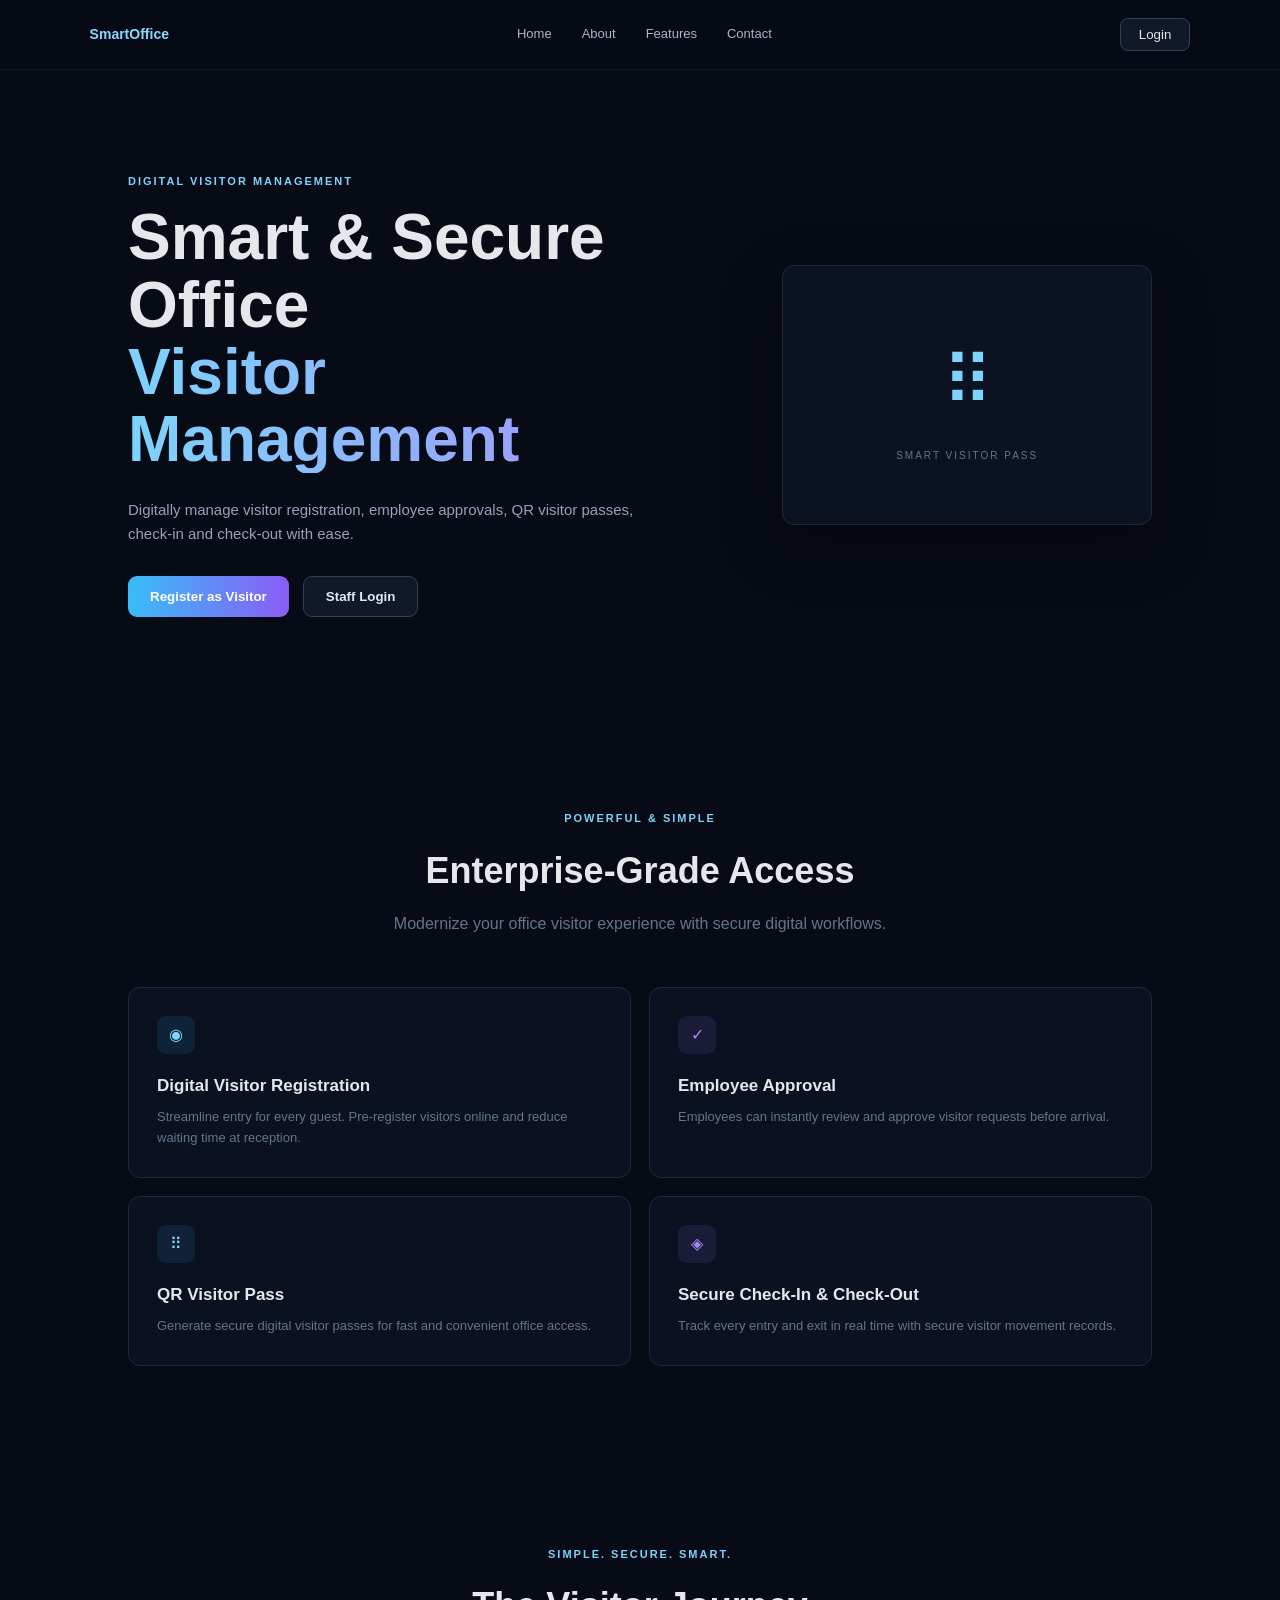
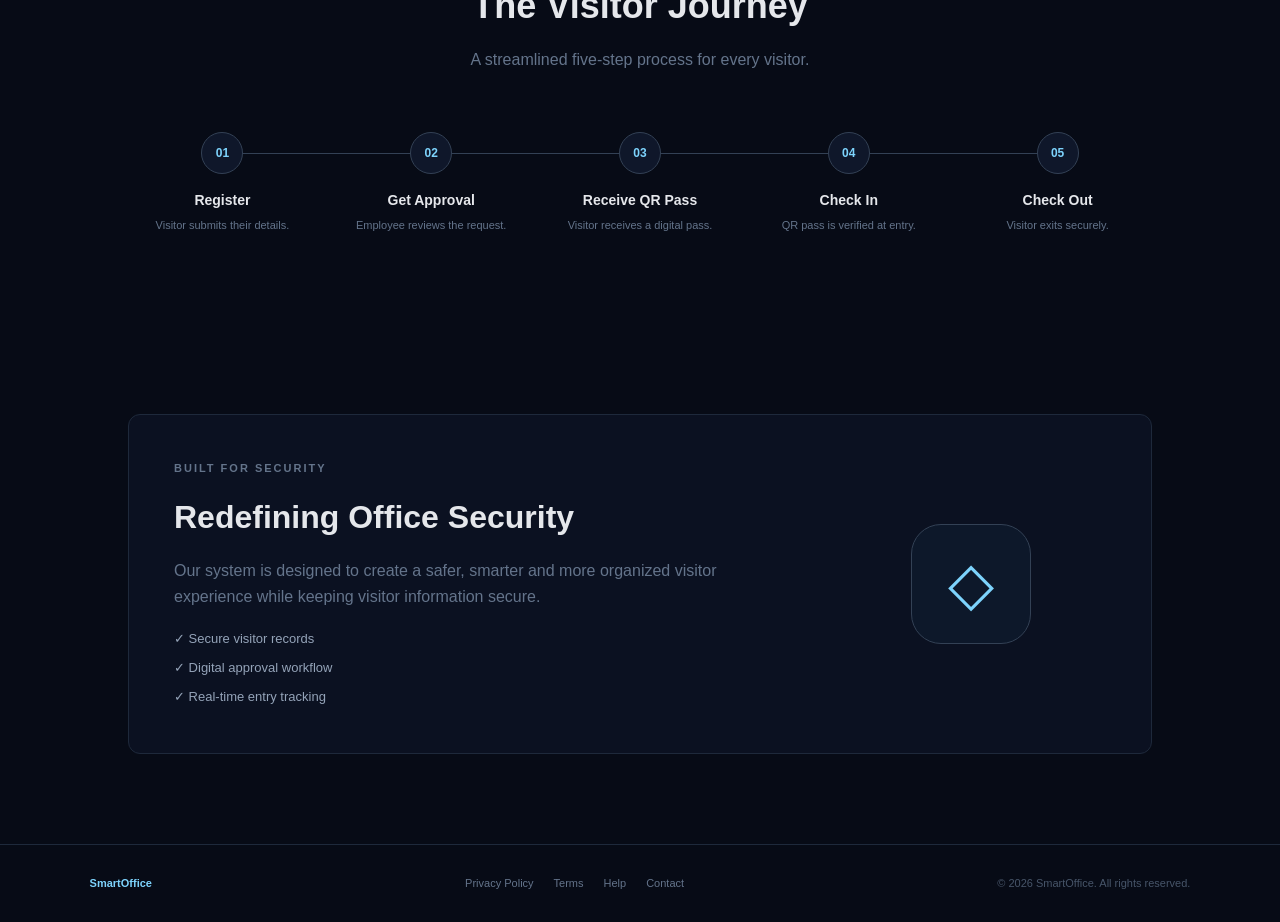
<file: frontend/index.html>
<!DOCTYPE html>
<html lang="en">

<head>

    <meta charset="UTF-8">

    <meta
        name="viewport"
        content="width=device-width, initial-scale=1.0"
    >

    <title>SmartOffice | Visitor Management</title>

    <link rel="stylesheet" href="style.css">

</head>


<body>


    <!-- NAVBAR -->

    <nav class="navbar">

        <div class="logo">
            SmartOffice
        </div>


        <div class="nav-links">

            <a href="#home">
                Home
            </a>

            <a href="#about">
                About
            </a>

            <a href="#features">
                Features
            </a>

            <a href="#contact">
                Contact
            </a>

        </div>


        <button
            class="login-btn"
            onclick="staffLogin()"
        >
            Login
        </button>

    </nav>



    <!-- HERO -->

    <section
        class="hero"
        id="home"
    >

        <div class="hero-content">


            <p class="eyebrow">
                DIGITAL VISITOR MANAGEMENT
            </p>


            <h1>

                Smart & Secure Office

                <span>
                    Visitor Management
                </span>

            </h1>


            <p class="hero-description">

                Digitally manage visitor registration, employee approvals,
                QR visitor passes, check-in and check-out with ease.

            </p>


            <div class="hero-buttons">


                <!-- REGISTER AS VISITOR BUTTON -->

                <button
                    type="button"
                    class="primary-btn"
                    onclick="window.location.href='visitor-registration.html'"
                >
                    Register as Visitor
                </button>


                <!-- STAFF LOGIN -->

                <button
                    type="button"
                    class="secondary-btn"
                    onclick="staffLogin()"
                >
                    Staff Login
                </button>


            </div>


        </div>



        <!-- HERO VISUAL -->

        <div class="hero-visual">


            <div class="qr-icon">
                ⠿
            </div>


            <p>
                SMART VISITOR PASS
            </p>


        </div>


    </section>



    <!-- FEATURES INTRO -->

    <section
        class="enterprise"
        id="features"
    >


        <div class="section-heading">


            <p class="eyebrow">
                POWERFUL & SIMPLE
            </p>


            <h2>
                Enterprise-Grade Access
            </h2>


            <p>
                Modernize your office visitor experience with secure
                digital workflows.
            </p>


        </div>



        <div class="feature-grid">


            <div class="feature-card">


                <div class="feature-icon">
                    ◉
                </div>


                <h3>
                    Digital Visitor Registration
                </h3>


                <p>

                    Streamline entry for every guest. Pre-register visitors
                    online and reduce waiting time at reception.

                </p>


            </div>



            <div class="feature-card">


                <div class="feature-icon purple">
                    ✓
                </div>


                <h3>
                    Employee Approval
                </h3>


                <p>

                    Employees can instantly review and approve visitor
                    requests before arrival.

                </p>


            </div>



            <div class="feature-card">


                <div class="feature-icon">
                    ⠿
                </div>


                <h3>
                    QR Visitor Pass
                </h3>


                <p>

                    Generate secure digital visitor passes for
                    fast and convenient office access.

                </p>


            </div>



            <div class="feature-card">


                <div class="feature-icon purple">
                    ◈
                </div>


                <h3>
                    Secure Check-In & Check-Out
                </h3>


                <p>

                    Track every entry and exit in real time with
                    secure visitor movement records.

                </p>


            </div>


        </div>


    </section>



    <!-- VISITOR JOURNEY -->

    <section
        class="journey"
        id="about"
    >


        <div class="section-heading">


            <p class="eyebrow">
                SIMPLE. SECURE. SMART.
            </p>


            <h2>
                The Visitor Journey
            </h2>


            <p>
                A streamlined five-step process for every visitor.
            </p>


        </div>



        <div class="journey-container">


            <div class="journey-line"></div>



            <div class="journey-step">


                <div class="step-number">
                    01
                </div>


                <h3>
                    Register
                </h3>


                <p>
                    Visitor submits their details.
                </p>


            </div>



            <div class="journey-step">


                <div class="step-number">
                    02
                </div>


                <h3>
                    Get Approval
                </h3>


                <p>
                    Employee reviews the request.
                </p>


            </div>



            <div class="journey-step">


                <div class="step-number">
                    03
                </div>


                <h3>
                    Receive QR Pass
                </h3>


                <p>
                    Visitor receives a digital pass.
                </p>


            </div>



            <div class="journey-step">


                <div class="step-number">
                    04
                </div>


                <h3>
                    Check In
                </h3>


                <p>
                    QR pass is verified at entry.
                </p>


            </div>



            <div class="journey-step">


                <div class="step-number">
                    05
                </div>


                <h3>
                    Check Out
                </h3>


                <p>
                    Visitor exits securely.
                </p>


            </div>


        </div>


    </section>



    <!-- SECURITY -->

    <section
        class="security"
        id="contact"
    >


        <div class="security-card">


            <div class="security-content">


                <p class="eyebrow">
                    BUILT FOR SECURITY
                </p>


                <h2>
                    Redefining Office Security
                </h2>


                <p>

                    Our system is designed to create a safer, smarter
                    and more organized visitor experience while keeping
                    visitor information secure.

                </p>



                <div class="security-points">


                    <span>
                        ✓ Secure visitor records
                    </span>


                    <span>
                        ✓ Digital approval workflow
                    </span>


                    <span>
                        ✓ Real-time entry tracking
                    </span>


                </div>


            </div>



            <div class="security-visual">


                <div class="shield">
                    ◇
                </div>


            </div>


        </div>


    </section>



    <!-- FOOTER -->

    <footer>


        <div class="footer-logo">
            SmartOffice
        </div>



        <div class="footer-links">


            <a href="#">
                Privacy Policy
            </a>


            <a href="#">
                Terms
            </a>


            <a href="#">
                Help
            </a>


            <a href="#">
                Contact
            </a>


        </div>



        <p>
            © 2026 SmartOffice. All rights reserved.
        </p>


    </footer>



    <!-- JAVASCRIPT -->

    <script src="script.js"></script>


</body>

</html>
</file>
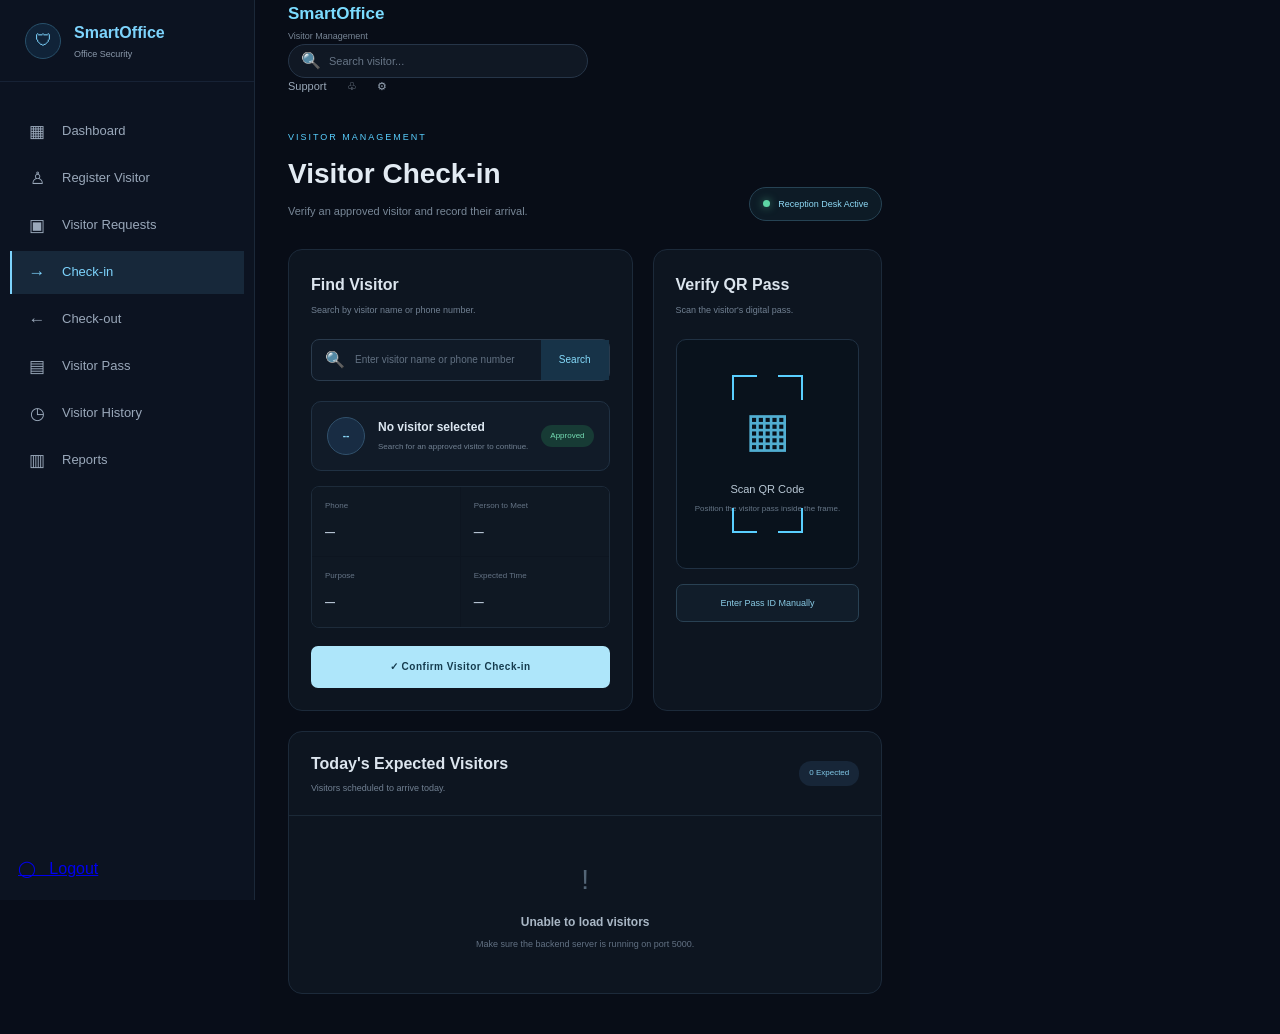
<file: frontend/check-in.html>
<!DOCTYPE html>
<html lang="en">

<head>

    <meta charset="UTF-8">

    <meta
        name="viewport"
        content="width=device-width, initial-scale=1.0"
    >

    <title>Visitor Check-in | SmartOffice</title>

    <link
        rel="stylesheet"
        href="style.css"
    >

</head>


<body class="dashboard-page">


    <!-- =====================================================
         SIDEBAR
    ====================================================== -->

    <aside class="sidebar">


        <div class="sidebar-brand">

            <div class="brand-icon">
                🛡
            </div>

            <div>

                <h2>
                    SmartOffice
                </h2>

                <p>
                    Office Security
                </p>

            </div>

        </div>



        <!-- NAVIGATION -->

        <nav class="sidebar-nav">


            <!-- DASHBOARD -->

            <a
                href="dashboard.html"
                class="sidebar-link"
            >
                <span>▦</span>
                Dashboard
            </a>


            <!-- REGISTER VISITOR -->

            <a
                href="visitor-registration.html"
                class="sidebar-link"
            >
                <span>♙</span>
                Register Visitor
            </a>


            <!-- VISITOR REQUESTS -->

            <a
                href="visitor-requests.html"
                class="sidebar-link"
            >
                <span>▣</span>
                Visitor Requests
            </a>


            <!-- CHECK-IN - ACTIVE -->

            <a
                href="check-in.html"
                class="sidebar-link active"
            >
                <span>→</span>
                Check-in
            </a>


            <!-- CHECK-OUT -->

            <a
                href="check-out.html"
                class="sidebar-link"
            >
                <span>←</span>
                Check-out
            </a>


            <!-- VISITOR PASS -->

            <a
                href="visitor-pass.html"
                class="sidebar-link"
            >
                <span>▤</span>
                Visitor Pass
            </a>


            <!-- VISITOR HISTORY -->

            <a
                href="visitor-history.html"
                class="sidebar-link"
            >
                <span>◷</span>
                Visitor History
            </a>


            <!-- REPORTS -->

            <a
                href="reports.html"
                class="sidebar-link"
            >
                <span>▥</span>
                Reports
            </a>


        </nav>



        <!-- LOGOUT -->

        <div class="sidebar-bottom">


            <a
                href="staff-login.html"
                class="logout-link"
            >
                ◯ &nbsp; Logout
            </a>


        </div>


    </aside>



    <!-- =====================================================
         MAIN CONTENT
    ====================================================== -->

    <main class="checkin-main">


        <!-- =================================================
             TOP BAR
        ================================================== -->

        <header class="dashboard-topbar">


            <div class="topbar-title">

                <strong>
                    SmartOffice
                </strong>

                <span>
                    Visitor Management
                </span>

            </div>



            <div class="topbar-search">

                🔍

                <input
                    type="text"
                    id="checkinSearch"
                    placeholder="Search visitor..."
                >

            </div>



            <div class="topbar-actions">

                <span>
                    Support
                </span>

                <span>
                    ♧
                </span>

                <span>
                    ⚙
                </span>

            </div>


        </header>



        <!-- =================================================
             PAGE HEADER
        ================================================== -->

        <section class="checkin-heading">


            <div>

                <p class="page-label">
                    VISITOR MANAGEMENT
                </p>


                <h1>
                    Visitor Check-in
                </h1>


                <p>
                    Verify an approved visitor and record their arrival.
                </p>

            </div>



            <div class="checkin-status">

                <span class="status-dot"></span>

                Reception Desk Active

            </div>


        </section>



        <!-- =================================================
             CHECK-IN AREA
        ================================================== -->

        <section class="checkin-layout">


            <!-- SEARCH / VISITOR CARD -->

            <div class="checkin-card">


                <div class="checkin-card-header">


                    <div>

                        <h2>
                            Find Visitor
                        </h2>


                        <p>
                            Search by visitor name or phone number.
                        </p>

                    </div>


                </div>



                <!-- SEARCH -->

                <div class="visitor-search-box">


                    <span>
                        🔍
                    </span>


                    <input
                        type="text"
                        id="visitorSearchInput"
                        placeholder="Enter visitor name or phone number"
                    >


                    <button
                        type="button"
                        onclick="searchVisitor()"
                    >
                        Search
                    </button>


                </div>



                <!-- SELECTED VISITOR -->

                <div class="selected-visitor" id="selectedVisitorCard">


                    <div class="visitor-avatar" id="checkinAvatar">
                        --
                    </div>


                    <div class="visitor-details">


                        <h3 id="checkinVisitorName">
                            No visitor selected
                        </h3>


                        <p id="checkinVisitorStatus">
                            Search for an approved visitor to continue.
                        </p>


                    </div>


                    <span class="approval-badge" id="checkinStatusBadge">
                        Approved
                    </span>


                </div>



                <!-- DETAILS -->

                <div class="visitor-information">


                    <div>

                        <span>
                            Phone
                        </span>

                        <strong id="checkinPhone">
                            —
                        </strong>

                    </div>


                    <div>

                        <span>
                            Person to Meet
                        </span>

                        <strong id="checkinHost">
                            —
                        </strong>

                    </div>


                    <div>

                        <span>
                            Purpose
                        </span>

                        <strong id="checkinPurpose">
                            —
                        </strong>

                    </div>


                    <div>

                        <span>
                            Expected Time
                        </span>

                        <strong id="checkinTime">
                            —
                        </strong>

                    </div>


                </div>



                <!-- CHECK IN BUTTON -->

                <button
                    type="button"
                    class="confirm-checkin-btn"
                    onclick="confirmCheckIn()"
                >
                    ✓ Confirm Visitor Check-in
                </button>


            </div>



            <!-- =================================================
                 QR SCANNER CARD
            ================================================== -->

            <div class="scanner-card">


                <div class="scanner-header">


                    <h2>
                        Verify QR Pass
                    </h2>


                    <p>
                        Scan the visitor's digital pass.
                    </p>


                </div>



                <div class="qr-scanner">


                    <div class="scanner-corners">


                        <span class="corner top-left"></span>

                        <span class="corner top-right"></span>

                        <span class="corner bottom-left"></span>

                        <span class="corner bottom-right"></span>


                    </div>


                    <div class="scanner-icon">
                        ▦
                    </div>


                    <p>
                        Scan QR Code
                    </p>


                    <small>
                        Position the visitor pass inside the frame.
                    </small>


                </div>



                <button
                    type="button"
                    class="manual-checkin-btn"
                    onclick="enterPassIdManually()"
                >
                    Enter Pass ID Manually
                </button>


            </div>


        </section>



        <!-- =================================================
             TODAY'S ARRIVALS
        ================================================== -->

        <section class="arrivals-card">


            <div class="arrivals-header">


                <div>


                    <h2>
                        Today's Expected Visitors
                    </h2>


                    <p>
                        Visitors scheduled to arrive today.
                    </p>


                </div>


                <span class="arrival-count" id="arrivalCount">
                    0 Expected
                </span>


            </div>



            <div class="arrival-empty" id="arrivalList">

                <div class="empty-icon">
                    ◷
                </div>

                <h3>
                    Loading approved visitors...
                </h3>

                <p>
                    Approved visitors scheduled to arrive will appear here.
                </p>

            </div>


        </section>


    </main>



    <!-- =====================================================
         PAGE SCRIPT
         REAL MONGODB CHECK-IN
    ====================================================== -->

    <script>

        const CHECKIN_API = "http://localhost:5000/api/visitors";
        let approvedVisitors = [];
        let selectedCheckinVisitor = null;

        function escapeCheckin(value) {
            const div = document.createElement("div");
            div.textContent = value == null ? "" : String(value);
            return div.innerHTML;
        }

        function getInitials(name) {
            return String(name || "Visitor")
                .trim()
                .split(/\s+/)
                .slice(0, 2)
                .map(part => part[0])
                .join("")
                .toUpperCase();
        }

        function formatExpectedTime(visitor) {
            return visitor.arrivalTime || "—";
        }

        function renderSelectedVisitor(visitor) {
            selectedCheckinVisitor = visitor;

            document.getElementById("checkinAvatar").textContent = getInitials(visitor.name);
            document.getElementById("checkinVisitorName").textContent = visitor.name || "—";
            document.getElementById("checkinVisitorStatus").textContent = "Approved visitor ready for check-in.";
            document.getElementById("checkinStatusBadge").textContent = visitor.status || "Approved";
            document.getElementById("checkinPhone").textContent = visitor.phone || "—";
            document.getElementById("checkinHost").textContent = visitor.personToMeet || "—";
            document.getElementById("checkinPurpose").textContent = visitor.purpose || "—";
            document.getElementById("checkinTime").textContent = formatExpectedTime(visitor);
        }

        function renderArrivals(visitors) {
            const count = document.getElementById("arrivalCount");
            const list = document.getElementById("arrivalList");
            count.textContent = `${visitors.length} Expected`;

            if (!visitors.length) {
                list.innerHTML = `
                    <div class="empty-icon">◷</div>
                    <h3>No approved visitors</h3>
                    <p>Approved visitors will appear here when they are available.</p>
                `;
                return;
            }

            list.innerHTML = visitors.map(visitor => `
                <div style="padding:14px 0;border-bottom:1px solid rgba(255,255,255,.08);cursor:pointer"
                     onclick="selectApprovedVisitor('${visitor._id}')">
                    <strong>${escapeCheckin(visitor.name)}</strong>
                    <div style="font-size:12px;margin-top:4px;opacity:.7">
                        ${escapeCheckin(visitor.personToMeet || "")} · ${escapeCheckin(visitor.arrivalTime || "")}
                    </div>
                </div>
            `).join("");
        }

        function selectApprovedVisitor(visitorId) {
            const visitor = approvedVisitors.find(v => v._id === visitorId);
            if (visitor) renderSelectedVisitor(visitor);
        }

        async function loadApprovedVisitors() {
            try {
                const response = await fetch(CHECKIN_API);
                if (!response.ok) throw new Error("Failed to load visitors");
                const visitors = await response.json();
                approvedVisitors = visitors.filter(visitor => visitor.status === "Approved");
                renderArrivals(approvedVisitors);
            } catch (error) {
                console.error("Check-in loading error:", error);
                document.getElementById("arrivalList").innerHTML = `
                    <div class="empty-icon">!</div>
                    <h3>Unable to load visitors</h3>
                    <p>Make sure the backend server is running on port 5000.</p>
                `;
            }
        }

        function searchVisitor() {
            const query = document.getElementById("visitorSearchInput").value.trim().toLowerCase();
            if (!query) {
                alert("Enter a visitor name or phone number.");
                return;
            }

            const visitor = approvedVisitors.find(v =>
                String(v.name || "").toLowerCase().includes(query) ||
                String(v.phone || "").toLowerCase().includes(query)
            );

            if (!visitor) {
                alert("No approved visitor found for that search.");
                return;
            }

            renderSelectedVisitor(visitor);
        }

        async function confirmCheckIn() {
            if (!selectedCheckinVisitor) {
                alert("Please search for and select an approved visitor first.");
                return;
            }

            try {
                const response = await fetch(`${CHECKIN_API}/${selectedCheckinVisitor._id}/checkin`, {
                    method: "PUT",
                    headers: { "Content-Type": "application/json" }
                });
                const data = await response.json();
                if (!response.ok) throw new Error(data.message || "Check-in failed");

                alert(`${selectedCheckinVisitor.name} checked in successfully!`);
                selectedCheckinVisitor = null;
                document.getElementById("checkinVisitorName").textContent = "No visitor selected";
                document.getElementById("checkinVisitorStatus").textContent = "Search for an approved visitor to continue.";
                document.getElementById("checkinAvatar").textContent = "--";
                document.getElementById("checkinPhone").textContent = "—";
                document.getElementById("checkinHost").textContent = "—";
                document.getElementById("checkinPurpose").textContent = "—";
                document.getElementById("checkinTime").textContent = "—";
                await loadApprovedVisitors();
            } catch (error) {
                console.error("Check-in error:", error);
                alert(error.message || "Failed to check in visitor.");
            }
        }

        async function enterPassIdManually() {
            const passId = prompt("Enter Visitor Pass ID (for example VIS-2026-XXXX):");
            if (!passId) return;

            const normalized = passId.trim().toUpperCase();
            let visitor = approvedVisitors.find(v => {
                const year = new Date(v.createdAt || Date.now()).getFullYear();
                const shortId = String(v._id).slice(-4).toUpperCase();
                return `VIS-${year}-${shortId}` === normalized;
            });

            if (!visitor && normalized.startsWith("SMARTOFFICE-")) {
                const mongoId = normalized.replace("SMARTOFFICE-", "");
                visitor = approvedVisitors.find(v => String(v._id).toUpperCase() === mongoId);
            }

            if (!visitor) {
                alert("Approved visitor not found for that Pass ID.");
                return;
            }

            renderSelectedVisitor(visitor);
        }

        document.addEventListener("DOMContentLoaded", () => {
            loadApprovedVisitors();
            document.getElementById("visitorSearchInput")?.addEventListener("keydown", event => {
                if (event.key === "Enter") searchVisitor();
            });
        });

    </script>



    <!-- COMMON SMARTOFFICE SCRIPT -->

    <script src="script.js"></script>


</body>

</html>
</file>
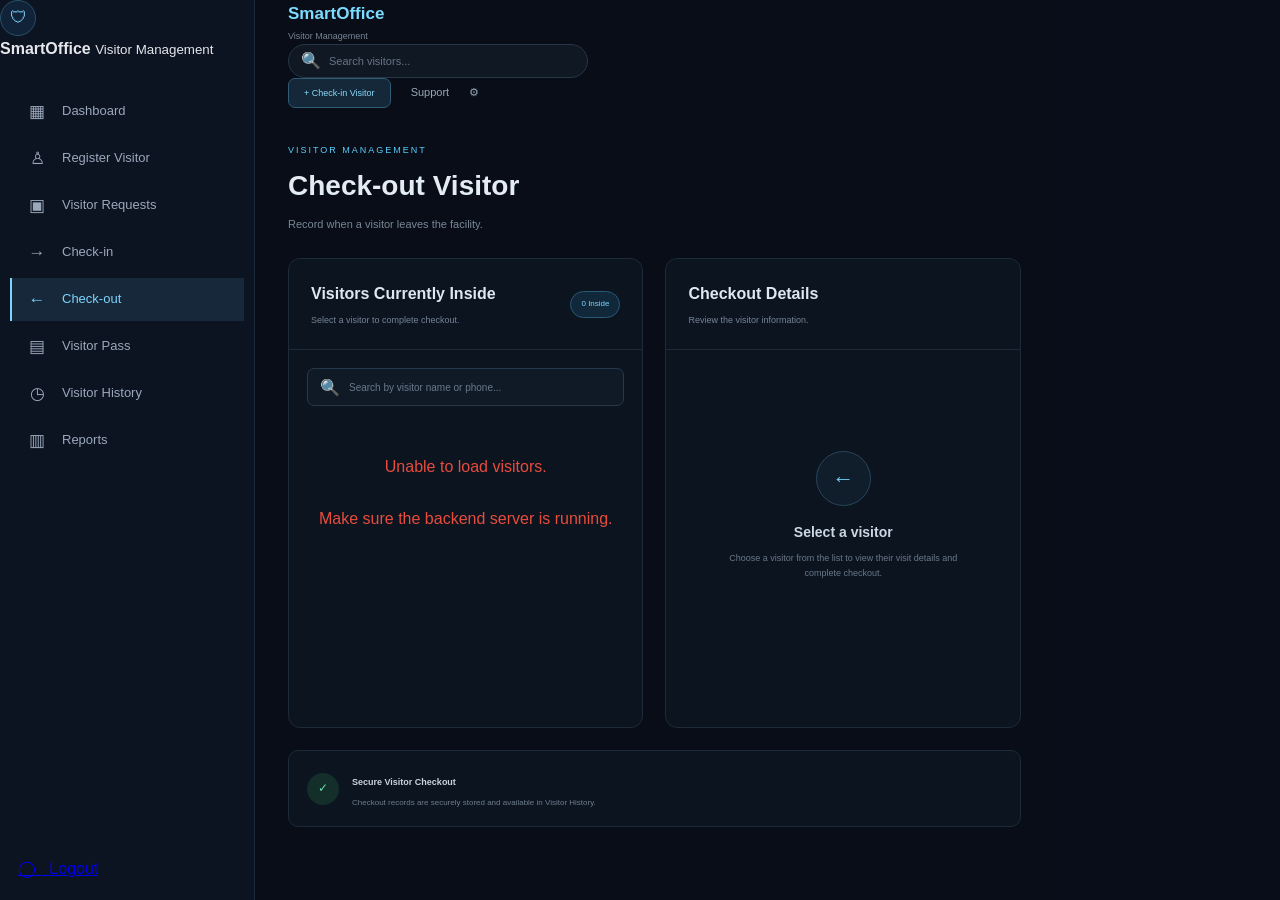
<file: frontend/check-out.html>
<!DOCTYPE html>
<html lang="en">
<head>
    <meta charset="UTF-8">
    <meta name="viewport" content="width=device-width, initial-scale=1.0">

    <title>Check-out | SmartOffice</title>

    <link rel="stylesheet" href="style.css">
</head>

<body class="dashboard-page">

    <!-- SIDEBAR -->
    <aside class="sidebar">

        <div class="brand">
            <div class="brand-icon">🛡</div>

            <div>
                <strong>SmartOffice</strong>
                <small>Visitor Management</small>
            </div>
        </div>

        <nav class="sidebar-nav">

            <a href="dashboard.html" class="sidebar-link">
                <span>▦</span>
                Dashboard
            </a>

            <a href="visitor-registration.html" class="sidebar-link">
                <span>♙</span>
                Register Visitor
            </a>

            <a href="visitor-requests.html" class="sidebar-link">
                <span>▣</span>
                Visitor Requests
            </a>

            <a href="check-in.html" class="sidebar-link">
                <span>→</span>
                Check-in
            </a>

            <a href="check-out.html" class="sidebar-link active">
                <span>←</span>
                Check-out
            </a>

            <a href="visitor-pass.html" class="sidebar-link">
                <span>▤</span>
                Visitor Pass
            </a>

            <a href="visitor-history.html" class="sidebar-link">
                <span>◷</span>
                Visitor History
            </a>

            <a href="reports.html" class="sidebar-link">
                <span>▥</span>
                Reports
            </a>

        </nav>

        <div class="sidebar-bottom">

            <a href="staff-login.html" class="logout-link">
                ◯ &nbsp; Logout
            </a>

        </div>

    </aside>


    <!-- MAIN CONTENT -->
    <main class="checkout-main">

        <!-- TOP BAR -->
        <header class="dashboard-topbar">

            <div class="topbar-title">
                <strong>SmartOffice</strong>
                <span>Visitor Management</span>
            </div>

            <div class="topbar-search">
                🔍
                <input
                    type="text"
                    id="checkoutSearch"
                    placeholder="Search visitors..."
                >
            </div>

            <div class="topbar-actions">

                <button
                    type="button"
                    class="checkout-new-btn"
                    onclick="window.location.href='check-in.html'"
                >
                    + Check-in Visitor
                </button>

                <span>Support</span>
                <span>⚙</span>

            </div>

        </header>


        <!-- PAGE HEADER -->
        <section class="checkout-heading">

            <div>

                <p class="page-label">
                    VISITOR MANAGEMENT
                </p>

                <h1>
                    Check-out Visitor
                </h1>

                <p>
                    Record when a visitor leaves the facility.
                </p>

            </div>

        </section>


        <!-- CHECKOUT CONTENT -->
        <section class="checkout-layout">

            <!-- VISITOR LIST -->
            <div class="checkout-list-card">

                <div class="checkout-card-header">

                    <div>
                        <h2>
                            Visitors Currently Inside
                        </h2>

                        <p>
                            Select a visitor to complete checkout.
                        </p>
                    </div>

                    <span
                        class="inside-count"
                        id="insideCount"
                    >
                        0 Inside
                    </span>

                </div>


                <div class="checkout-search">

                    <span>🔍</span>

                    <input
                        type="text"
                        id="visitorCheckoutSearch"
                        placeholder="Search by visitor name or phone..."
                    >

                </div>


                <!-- DYNAMIC VISITOR LIST -->
                <div id="checkoutVisitorList">

                    <div
                        style="
                            padding: 30px;
                            text-align: center;
                            color: #888;
                        "
                    >
                        Loading visitors...
                    </div>

                </div>

            </div>


            <!-- CHECKOUT DETAILS -->
            <div class="checkout-details-card">

                <div class="checkout-card-header">

                    <div>

                        <h2>
                            Checkout Details
                        </h2>

                        <p>
                            Review the visitor information.
                        </p>

                    </div>

                </div>


                <!-- EMPTY STATE -->
                <div
                    id="checkoutEmpty"
                    class="checkout-empty"
                >

                    <div class="checkout-empty-icon">
                        ←
                    </div>

                    <h3>
                        Select a visitor
                    </h3>

                    <p>
                        Choose a visitor from the list to view
                        their visit details and complete checkout.
                    </p>

                </div>


                <!-- SELECTED VISITOR -->
                <div
                    id="checkoutDetails"
                    class="selected-checkout"
                    style="display: none;"
                >

                    <div class="selected-visitor-header">

                        <div
                            class="large-avatar"
                            id="selectedAvatar"
                        >
                            --
                        </div>

                        <div>

                            <h3 id="selectedVisitorName">
                                Visitor
                            </h3>

                            <span>
                                Currently inside
                            </span>

                        </div>

                    </div>


                    <div class="checkout-info-grid">

                        <div>
                            <label>
                                Phone
                            </label>

                            <strong id="selectedPhone">
                                --
                            </strong>
                        </div>

                        <div>
                            <label>
                                Person to Meet
                            </label>

                            <strong id="selectedHost">
                                --
                            </strong>
                        </div>

                        <div>
                            <label>
                                Purpose
                            </label>

                            <strong id="selectedPurpose">
                                --
                            </strong>
                        </div>

                        <div>
                            <label>
                                Check-in Time
                            </label>

                            <strong id="selectedCheckin">
                                --
                            </strong>
                        </div>

                    </div>


                    <div class="checkout-time-box">

                        <span>
                            Checkout Time
                        </span>

                        <strong id="checkoutTime">
                            --
                        </strong>

                    </div>


                    <button
                        type="button"
                        class="confirm-checkout-btn"
                        id="confirmCheckoutBtn"
                        onclick="confirmCheckout()"
                    >
                        Confirm Check-out
                        →
                    </button>

                </div>

            </div>

        </section>


        <!-- SECURITY NOTE -->
        <section class="checkout-security">

            <div class="security-icon">
                ✓
            </div>

            <div>

                <strong>
                    Secure Visitor Checkout
                </strong>

                <p>
                    Checkout records are securely stored and
                    available in Visitor History.
                </p>

            </div>

        </section>

    </main>


    <!-- YOUR MAIN SCRIPT -->
    <script src="script.js"></script>


    <!-- CHECKOUT PAGE SCRIPT -->
    <script>

        const CHECKOUT_API =
            "http://localhost:5000/api/visitors";

        let checkoutVisitors = [];

        let selectedVisitor = null;


        /*
        ==========================================================
        LOAD VISITORS
        ==========================================================
        */

        async function loadCheckoutVisitors() {

            const list =
                document.getElementById("checkoutVisitorList");

            try {

                list.innerHTML = `
                    <div
                        style="
                            padding:30px;
                            text-align:center;
                            color:#888;
                        "
                    >
                        Loading visitors...
                    </div>
                `;


                const response =
                    await fetch(CHECKOUT_API);


                if (!response.ok) {

                    throw new Error(
                        "Failed to load visitors"
                    );

                }


                const visitors =
                    await response.json();


                /*
                 * Only visitors who are actually checked in
                 * should appear on the checkout page.
                 */

                checkoutVisitors =
                    visitors.filter(visitor =>
                        visitor.status === "Checked-In"
                    );


                renderCheckoutVisitors(
                    checkoutVisitors
                );


            } catch (error) {

                console.error(
                    "Checkout loading error:",
                    error
                );


                list.innerHTML = `
                    <div
                        style="
                            padding:30px;
                            text-align:center;
                            color:#e74c3c;
                        "
                    >
                        Unable to load visitors.
                        <br><br>
                        Make sure the backend server is running.
                    </div>
                `;

            }

        }


        /*
        ==========================================================
        DISPLAY VISITORS
        ==========================================================
        */

        function renderCheckoutVisitors(visitors) {

            const list =
                document.getElementById(
                    "checkoutVisitorList"
                );


            const count =
                document.getElementById(
                    "insideCount"
                );


            count.textContent =
                `${visitors.length} Inside`;


            if (visitors.length === 0) {

                list.innerHTML = `
                    <div
                        style="
                            padding:40px 20px;
                            text-align:center;
                            color:#888;
                        "
                    >
                        <div
                            style="
                                font-size:40px;
                                margin-bottom:10px;
                            "
                        >
                            ✓
                        </div>

                        <strong>
                            No visitors currently inside
                        </strong>

                        <p>
                            Checked-in visitors will appear here.
                        </p>
                    </div>
                `;

                return;

            }


            list.innerHTML = visitors.map(visitor => {

                const initials =
                    getInitials(visitor.name);


                const checkinTime =
                    formatTime(
                        visitor.updatedAt ||
                        visitor.createdAt
                    );


                return `
                    <div
                        class="checkout-visitor"
                        onclick="selectVisitor('${visitor._id}')"
                        data-name="${escapeHtml(visitor.name)}"
                        data-phone="${escapeHtml(visitor.phone)}"
                    >

                        <div class="visitor-avatar">
                            ${initials}
                        </div>

                        <div class="checkout-visitor-info">

                            <strong>
                                ${escapeHtml(visitor.name)}
                            </strong>

                            <span>
                                📞 ${escapeHtml(visitor.phone)}
                            </span>

                        </div>

                        <div class="checkout-visitor-time">

                            <small>
                                Checked in
                            </small>

                            <strong>
                                ${checkinTime}
                            </strong>

                        </div>

                    </div>
                `;

            }).join("");

        }


        /*
        ==========================================================
        SELECT VISITOR
        ==========================================================
        */

        function selectVisitor(visitorId) {

            selectedVisitor =
                checkoutVisitors.find(
                    visitor =>
                        visitor._id === visitorId
                );


            if (!selectedVisitor) {

                alert(
                    "Visitor information could not be found."
                );

                return;

            }


            document.getElementById(
                "checkoutEmpty"
            ).style.display = "none";


            document.getElementById(
                "checkoutDetails"
            ).style.display = "block";


            document.getElementById(
                "selectedVisitorName"
            ).textContent =
                selectedVisitor.name || "--";


            document.getElementById(
                "selectedPhone"
            ).textContent =
                selectedVisitor.phone || "--";


            document.getElementById(
                "selectedHost"
            ).textContent =
                selectedVisitor.personToMeet || "--";


            document.getElementById(
                "selectedPurpose"
            ).textContent =
                selectedVisitor.purpose || "--";


            document.getElementById(
                "selectedCheckin"
            ).textContent =
                formatTime(
                    selectedVisitor.updatedAt ||
                    selectedVisitor.createdAt
                );


            document.getElementById(
                "selectedAvatar"
            ).textContent =
                getInitials(
                    selectedVisitor.name
                );


            document.getElementById(
                "checkoutTime"
            ).textContent = "--";


            document.getElementById(
                "confirmCheckoutBtn"
            ).disabled = false;

        }


        /*
        ==========================================================
        CONFIRM CHECKOUT
        ==========================================================
        */

        async function confirmCheckout() {

            if (!selectedVisitor) {

                alert(
                    "Please select a visitor first."
                );

                return;

            }


            const confirmAction =
                confirm(
                    `Are you sure you want to check out ${selectedVisitor.name}?`
                );


            if (!confirmAction) {

                return;

            }


            const button =
                document.getElementById(
                    "confirmCheckoutBtn"
                );


            try {

                button.disabled = true;

                button.textContent =
                    "Checking out...";


                const response =
                    await fetch(
                        `${CHECKOUT_API}/${selectedVisitor._id}/checkout`,
                        {
                            method: "PUT",
                            headers: {
                                "Content-Type":
                                    "application/json"
                            }
                        }
                    );


                const data =
                    await response.json();


                if (!response.ok) {

                    throw new Error(
                        data.message ||
                        "Checkout failed"
                    );

                }


                const now =
                    new Date();


                const time =
                    now.toLocaleTimeString([], {
                        hour: "2-digit",
                        minute: "2-digit"
                    });


                document.getElementById(
                    "checkoutTime"
                ).textContent = time;


                alert(
                    `${selectedVisitor.name} checked out successfully at ${time}.`
                );


                /*
                 * Reload the list so the visitor disappears
                 * because their status is now Checked-Out.
                 */

                selectedVisitor = null;


                document.getElementById(
                    "checkoutDetails"
                ).style.display = "none";


                document.getElementById(
                    "checkoutEmpty"
                ).style.display = "block";


                await loadCheckoutVisitors();


            } catch (error) {

                console.error(
                    "Checkout error:",
                    error
                );


                alert(
                    "Checkout failed: " +
                    error.message
                );


                button.disabled = false;

                button.textContent =
                    "Confirm Check-out →";

            }

        }


        /*
        ==========================================================
        SEARCH
        ==========================================================
        */

        function filterVisitors() {

            const search =
                document.getElementById(
                    "visitorCheckoutSearch"
                ).value
                .toLowerCase()
                .trim();


            const filtered =
                checkoutVisitors.filter(visitor => {

                    const name =
                        (visitor.name || "")
                        .toLowerCase();

                    const phone =
                        (visitor.phone || "")
                        .toLowerCase();


                    return (
                        name.includes(search) ||
                        phone.includes(search)
                    );

                });


            renderCheckoutVisitors(filtered);

        }


        /*
        ==========================================================
        HELPER FUNCTIONS
        ==========================================================
        */

        function getInitials(name) {

            if (!name) {

                return "--";

            }


            return name
                .trim()
                .split(/\s+/)
                .slice(0, 2)
                .map(word =>
                    word.charAt(0).toUpperCase()
                )
                .join("");

        }


        function formatTime(dateValue) {

            if (!dateValue) {

                return "--";

            }


            const date =
                new Date(dateValue);


            if (isNaN(date.getTime())) {

                return "--";

            }


            return date.toLocaleTimeString([], {
                hour: "2-digit",
                minute: "2-digit"
            });

        }


        function escapeHtml(value) {

            if (value === null ||
                value === undefined) {

                return "";

            }


            return String(value)
                .replace(/&/g, "&amp;")
                .replace(/</g, "&lt;")
                .replace(/>/g, "&gt;")
                .replace(/"/g, "&quot;")
                .replace(/'/g, "&#039;");

        }


        /*
        ==========================================================
        SEARCH EVENTS
        ==========================================================
        */

        document
            .getElementById(
                "visitorCheckoutSearch"
            )
            .addEventListener(
                "input",
                filterVisitors
            );


        document
            .getElementById(
                "checkoutSearch"
            )
            .addEventListener(
                "input",
                function () {

                    document.getElementById(
                        "visitorCheckoutSearch"
                    ).value = this.value;

                    filterVisitors();

                }
            );


        /*
        ==========================================================
        INITIAL LOAD
        ==========================================================
        */

        document.addEventListener(
            "DOMContentLoaded",
            function () {

                loadCheckoutVisitors();

            }
        );

    </script>

</body>
</html>
</file>
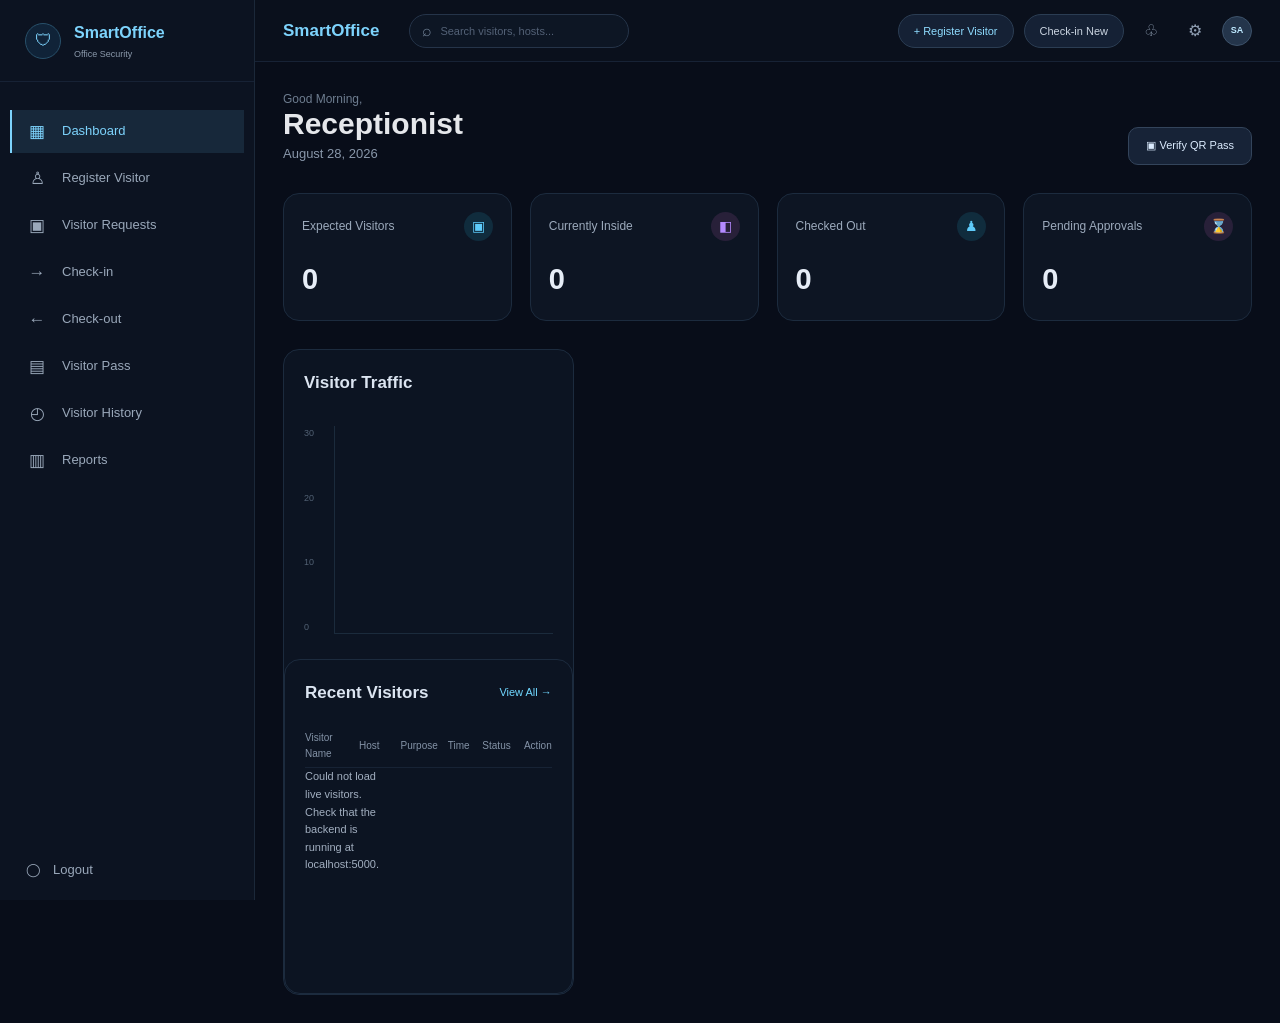
<file: frontend/dashboard.html>
<!DOCTYPE html>

<html lang="en">

<head>

    <meta charset="UTF-8">

    <meta name="viewport" content="width=device-width, initial-scale=1.0">



    <title>SmartOffice Admin Dashboard</title>



    <link rel="stylesheet" href="style.css">


<style>
.dashboard-live-visitors { width: 100%; }
.dashboard-live-visitors .visitor-row { min-height: 76px; }
.dashboard-visit-date, .traffic-count { display: block; font-size: 11px; opacity: .72; margin-top: 4px; }
.dashboard-live-bars { display: flex; align-items: flex-end; justify-content: space-around; gap: 12px; height: 260px; width: 100%; }
.dashboard-live-bars .bar-group { display: flex; flex-direction: column; align-items: center; justify-content: flex-end; height: 100%; flex: 1; min-width: 0; }
.dashboard-live-bars .bar { width: min(42px, 75%); min-height: 3px; background: #4b7893; border-radius: 3px 3px 0 0; }
.dashboard-live-bars .bar-group.highlighted .bar { background: #57c9f4; }
.dashboard-live-bars .bar-group > span { margin-top: 8px; font-size: 11px; white-space: nowrap; }
</style>

</head>



<body class="dashboard-page">



    <!-- =========================

         SIDEBAR

    ========================== -->

    <aside class="sidebar">



        <div class="sidebar-brand">

            <div class="brand-icon">🛡</div>



            <div>

                <h2>SmartOffice</h2>

                <p>Office Security</p>

            </div>

        </div>





        <nav class="sidebar-nav">



            <!-- Dashboard -->

            <a href="dashboard.html" class="sidebar-link active">

                <span>▦</span>

                Dashboard

            </a>





            <!-- Register Visitor -->

            <a href="visitor-registration.html" class="sidebar-link">

                <span>♙</span>

                Register Visitor

            </a>





            <!-- Visitor Requests -->

            <a href="visitor-requests.html" class="sidebar-link">

                <span>▣</span>

                Visitor Requests

            </a>





            <!-- Check-in -->

            <a href="check-in.html" class="sidebar-link">

                <span>→</span>

                Check-in

            </a>





            <!-- Check-out -->

            <a href="check-out.html" class="sidebar-link">

                <span>←</span>

                Check-out

            </a>





            <!-- Visitor Pass -->

            <a href="visitor-pass.html" class="sidebar-link">

                <span>▤</span>

                Visitor Pass

            </a>





            <!-- Visitor History -->

            <a href="visitor-history.html" class="sidebar-link">

                <span>◴</span>

                Visitor History

            </a>





            <!-- Reports -->

            <a href="reports.html" class="sidebar-link">

                <span>▥</span>

                Reports

            </a>



        </nav>





        <!-- Logout -->

        <div class="sidebar-bottom">



            <button

                type="button"

                class="logout-btn"

                onclick="logout()"

            >

                ◯

                <span>Logout</span>

            </button>



        </div>



    </aside>







    <!-- =========================

         MAIN DASHBOARD

    ========================== -->

    <main class="dashboard-main">





        <!-- =========================

             HEADER

        ========================== -->

        <header class="dashboard-header">



            <div class="dashboard-brand">



                <strong>SmartOffice</strong>



                <div class="search-box">

                    <span>⌕</span>



                    <input

                        type="text"

                        placeholder="Search visitors, hosts..."

                    >

                </div>



            </div>





            <div class="header-actions">



                <!-- Register Visitor -->

                <button

                    type="button"

                    class="header-btn primary"

                    onclick="window.location.href='visitor-registration.html'"

                >

                    + Register Visitor

                </button>





                <!-- Check-in -->

                <button

                    type="button"

                    class="header-btn"

                    onclick="window.location.href='check-in.html'"

                >

                    Check-in New

                </button>





                <button

                    type="button"

                    class="header-icon"

                >

                    ♧

                </button>





                <button

                    type="button"

                    class="header-icon"

                >

                    ⚙

                </button>





                <div class="profile-circle">

                    SA

                </div>



            </div>



        </header>







        <!-- =========================

             DASHBOARD CONTENT

        ========================== -->

        <section class="dashboard-content">





            <!-- Welcome -->

            <div class="welcome-section">



                <div>



                    <p class="welcome-small">

                        Good Morning,

                    </p>



                    <h1>

                        Receptionist

                    </h1>



                    <p class="dashboard-date">

                        August 28, 2026

                    </p>



                </div>





                <!-- Visitor Pass -->

                <button

                    type="button"

                    class="verify-btn"

                    onclick="window.location.href='visitor-pass.html'"

                >

                    ▣ Verify QR Pass

                </button>



            </div>







            <!-- =========================

                 STATISTICS

            ========================== -->

            <div class="stats-grid">





                <!-- Expected Visitors -->

                <div class="stat-card">



                    <div class="stat-top">



                        <span>

                            Expected Visitors

                        </span>



                        <div class="stat-icon blue">

                            ▣

                        </div>



                    </div>



                    <strong id="expectedCount">

                        0

                    </strong>



                </div>







                <!-- Currently Inside -->

                <div class="stat-card">



                    <div class="stat-top">



                        <span>

                            Currently Inside

                        </span>



                        <div class="stat-icon purple">

                            ◧

                        </div>



                    </div>



                    <strong id="insideCount">

                        0

                    </strong>



                </div>







                <!-- Checked Out -->

                <div class="stat-card">



                    <div class="stat-top">



                        <span>

                            Checked Out

                        </span>



                        <div class="stat-icon blue">

                            ♟

                        </div>



                    </div>



                    <strong id="checkedOutCount">

                        0

                    </strong>



                </div>







                <!-- Pending -->

                <div class="stat-card">



                    <div class="stat-top">



                        <span>

                            Pending Approvals

                        </span>



                        <div class="stat-icon purple">

                            ⌛

                        </div>



                    </div>



                    <strong id="pendingCount">

                        0

                    </strong>



                </div>



            </div>







            <!-- =========================

                 DASHBOARD GRID

            ========================== -->

            <div class="dashboard-grid">





                <!-- =========================

                     VISITOR TRAFFIC

                ========================== -->

                <div class="dashboard-card traffic-card">



                    <div class="card-header">



                        <h2>

                            Visitor Traffic

                        </h2>



                    </div>





                    <div class="traffic-chart">



                        <div class="chart-y-axis">



                            <span>30</span>

                            <span>20</span>

                            <span>10</span>

                            <span>0</span>



                        </div>





                        <div class="bars"><div id="trafficBars" class="dashboard-live-bars"></div>



                    </div>



                </div>







                <!-- =========================

                     TODAY'S VISITORS

                ========================== -->

                <div class="dashboard-card visitors-card">



                    <div class="card-header">



                        <h2>Recent Visitors</h2>





                        <button

                            type="button"

                            class="view-all-btn"

                            onclick="window.location.href='visitor-requests.html'"

                        >

                            View All →

                        </button>



                    </div>







                    <div class="visitor-table">
    <div class="visitor-row table-heading">
        <span>Visitor Name</span><span>Host</span><span>Purpose</span>
        <span>Time</span><span>Status</span><span>Action</span>
    </div>
    <div id="dashboardVisitors" class="dashboard-live-visitors">
        <div class="visitor-row"><span>Loading real visitors…</span></div>
    </div>
</div>



                </div>



            </div>



            </div><!-- end dashboard-grid -->

        </section>



    </main>







    <!-- =========================

         JAVASCRIPT

    ========================== -->

    <script src="script.js"></script>





    <script>
(() => {
    const DASHBOARD_API = "http://localhost:5000/api/visitors";

    const safeText = (value) => String(value ?? "").replace(/[&<>"']/g, ch => ({
        "&": "&amp;", "<": "&lt;", ">": "&gt;", '"': "&quot;", "'": "&#39;"
    }[ch]));

    const prettyDate = (value) => {
        if (!value) return "Date not set";
        const d = new Date(value);
        return Number.isNaN(d.getTime()) ? "Date not set" :
            d.toLocaleDateString(undefined, { day: "numeric", month: "short", year: "numeric" });
    };

    const prettyTime = (value) => {
        if (!value) return "Time not set";
        const match = String(value).match(/^(\d{1,2}):(\d{2})/);
        if (!match) return safeText(value);
        let hour = Number(match[1]);
        const minute = match[2];
        const suffix = hour >= 12 ? "PM" : "AM";
        hour = hour % 12 || 12;
        return `${hour}:${minute} ${suffix}`;
    };

    function renderVisitors(visitors) {
        const container = document.getElementById("dashboardVisitors");
        if (!container) return;

        const latest = [...visitors]
            .sort((a, b) => new Date(b.createdAt || b.visitDate || 0) - new Date(a.createdAt || a.visitDate || 0))
            .slice(0, 6);

        if (!latest.length) {
            container.innerHTML = '<div class="visitor-row"><span>No visitor records found in MongoDB.</span></div>';
            return;
        }

        container.innerHTML = latest.map(visitor => {
            const status = String(visitor.status || "Pending");
            const statusClass = status.toLowerCase().replace(/[^a-z]+/g, "-");
            const name = visitor.name || "Unnamed visitor";
            const initials = name.trim().split(/\s+/).slice(0, 2).map(part => part[0] || "").join("").toUpperCase();
            const time = visitor.arrivalTime ? prettyTime(visitor.arrivalTime) : prettyDate(visitor.visitDate);
            let action = "";
            if (status === "Approved" || status === "Expected") {
                action = '<button type="button" class="checkin-small" onclick="window.location.href=\'check-in.html\'">Check-in</button>';
            } else {
                action = '<button type="button" class="row-menu" onclick="window.location.href=\'visitor-history.html\'" aria-label="View visitor history">⋮</button>';
            }
            return `<div class="visitor-row">
                <div class="visitor-name"><div class="avatar">${safeText(initials)}</div><span>${safeText(name)}</span></div>
                <span>${safeText(visitor.personToMeet || "—")}</span>
                <span>${safeText(visitor.purpose || "—")}</span>
                <span>${safeText(time)}<small class="dashboard-visit-date">${safeText(prettyDate(visitor.visitDate))}</small></span>
                <span><span class="status ${safeText(statusClass)}">${safeText(status)}</span></span>
                ${action}
            </div>`;
        }).join("");
    }

    function renderTraffic(visitors) {
        const bars = document.getElementById("trafficBars");
        if (!bars) return;
        const slots = [
            { label: "9 AM", hour: 9 },
            { label: "11 AM", hour: 11 },
            { label: "1 PM", hour: 13 },
            { label: "3 PM", hour: 15 },
            { label: "5 PM", hour: 17 }
        ];
        const counts = slots.map(slot => visitors.filter(v => {
            const time = String(v.arrivalTime || "");
            const m = time.match(/^(\d{1,2}):(\d{2})/);
            return m && Number(m[1]) === slot.hour;
        }).length);
        const max = Math.max(1, ...counts);
        bars.innerHTML = slots.map((slot, i) => {
            const height = counts[i] === 0 ? 3 : Math.max(8, Math.round(counts[i] / max * 100));
            return `<div class="bar-group ${i === counts.indexOf(max === 1 ? -1 : Math.max(...counts)) ? "highlighted" : ""}">
                <div class="bar" style="height:${height}%;" title="${counts[i]} visitor(s)"></div>
                <span>${slot.label}</span>
                <small class="traffic-count">${counts[i]}</small>
            </div>`;
        }).join("");
    }

    async function loadDashboardData() {
        const container = document.getElementById("dashboardVisitors");
        try {
            const response = await fetch(DASHBOARD_API, { cache: "no-store" });
            if (!response.ok) throw new Error(`API returned HTTP ${response.status}`);
            const data = await response.json();
            if (!Array.isArray(data)) throw new Error("Visitors API did not return a list");

            const visitors = data;
            const expected = visitors.filter(v => ["Pending", "Approved", "Expected"].includes(v.status)).length;
            const inside = visitors.filter(v => v.status === "Checked-In").length;
            const checkedOut = visitors.filter(v => v.status === "Checked-Out").length;
            const pending = visitors.filter(v => v.status === "Pending").length;

            const set = (id, value) => {
                const element = document.getElementById(id);
                if (element) element.textContent = value;
            };
            set("expectedCount", expected);
            set("insideCount", inside);
            set("checkedOutCount", checkedOut);
            set("pendingCount", pending);

            renderVisitors(visitors);
            renderTraffic(visitors);
        } catch (error) {
            console.error("Dashboard error:", error);
            if (container) {
                container.innerHTML = '<div class="visitor-row"><span>Could not load live visitors. Check that the backend is running at localhost:5000.</span></div>';
            }
        }
    }

    document.addEventListener("DOMContentLoaded", loadDashboardData);
})();
</script>



</body>

</html>
</file>
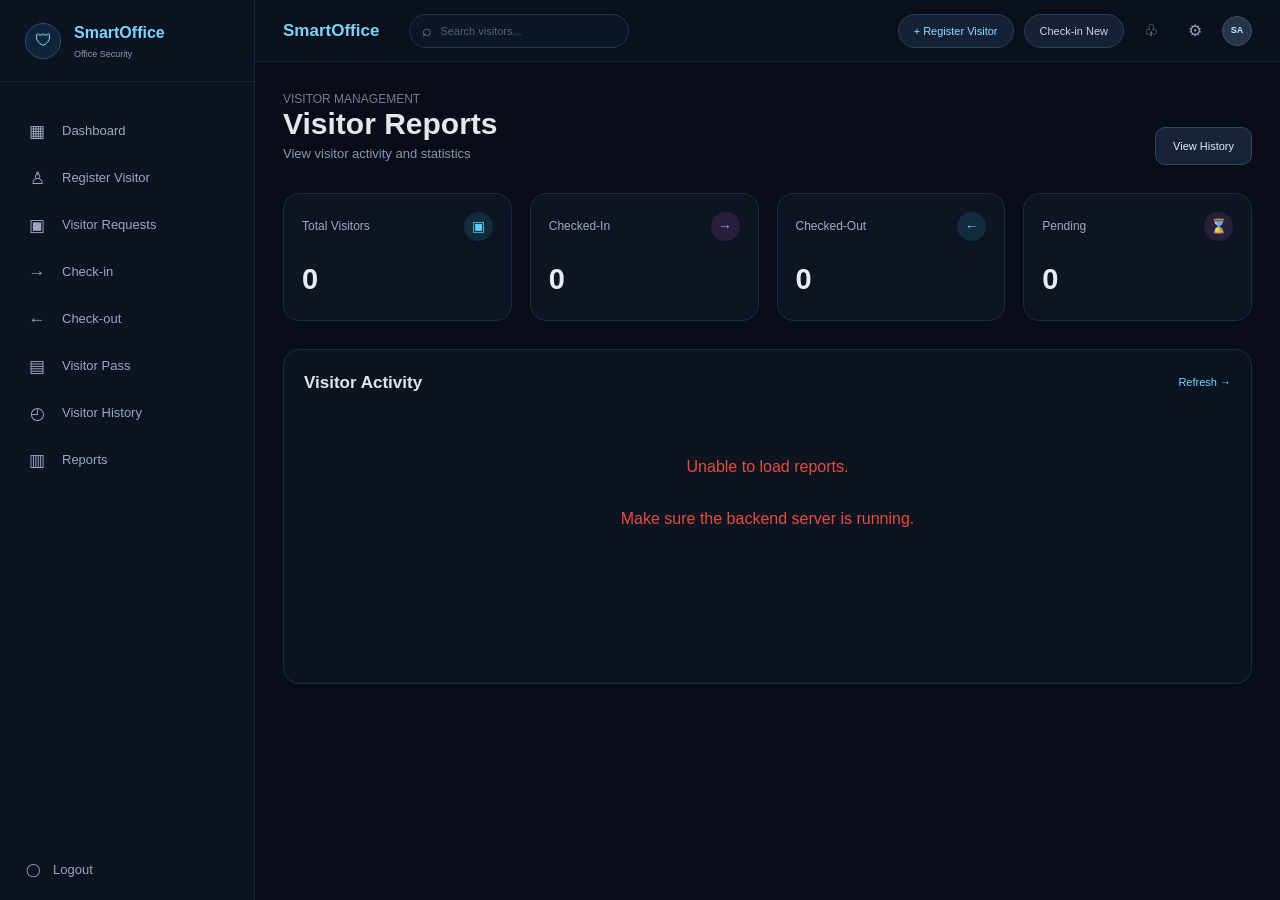
<file: frontend/reports.html>
<!DOCTYPE html>
<html lang="en">

<head>

    <meta charset="UTF-8">

    <meta
        name="viewport"
        content="width=device-width, initial-scale=1.0"
    >

    <title>Reports | SmartOffice</title>

    <link
        rel="stylesheet"
        href="style.css"
    >

</head>


<body class="dashboard-page">


    <!-- =====================================================
         SIDEBAR
    ====================================================== -->

    <aside class="sidebar">


        <div class="sidebar-brand">

            <div class="brand-icon">
                🛡
            </div>

            <div>

                <h2>
                    SmartOffice
                </h2>

                <p>
                    Office Security
                </p>

            </div>

        </div>


        <!-- NAVIGATION -->

        <nav class="sidebar-nav">


            <a
                href="dashboard.html"
                class="sidebar-link"
            >
                <span>▦</span>
                Dashboard
            </a>


            <a
                href="visitor-registration.html"
                class="sidebar-link"
            >
                <span>♙</span>
                Register Visitor
            </a>


            <a
                href="visitor-requests.html"
                class="sidebar-link"
            >
                <span>▣</span>
                Visitor Requests
            </a>


            <a
                href="check-in.html"
                class="sidebar-link"
            >
                <span>→</span>
                Check-in
            </a>


            <a
                href="check-out.html"
                class="sidebar-link"
            >
                <span>←</span>
                Check-out
            </a>


            <a
                href="visitor-pass.html"
                class="sidebar-link"
            >
                <span>▤</span>
                Visitor Pass
            </a>


            <a
                href="visitor-history.html"
                class="sidebar-link"
            >
                <span>◴</span>
                Visitor History
            </a>

        <a
           href="reports.html"
           class="sidebar-link"
            onclick="window.location.href='reports.html'; return false;"
>
    <span>▥</span>
    Reports
</a>
          


        </nav>


        <!-- LOGOUT -->

        <div class="sidebar-bottom">

            <button
                type="button"
                class="logout-btn"
                onclick="logout()"
            >
                ◯
                <span>Logout</span>
            </button>

        </div>


    </aside>



    <!-- =====================================================
         MAIN CONTENT
    ====================================================== -->

    <main class="dashboard-main">


        <!-- TOP BAR -->

        <header class="dashboard-header">


            <div class="dashboard-brand">

                <strong>
                    SmartOffice
                </strong>


                <div class="search-box">

                    <span>
                        ⌕
                    </span>

                    <input
                        type="text"
                        id="reportSearch"
                        placeholder="Search visitors..."
                    >

                </div>

            </div>


            <div class="header-actions">


                <button
                    type="button"
                    class="header-btn primary"
                    onclick="registerNewVisitor()"
                >
                    + Register Visitor
                </button>


                <button
                    type="button"
                    class="header-btn"
                    onclick="goToCheckIn()"
                >
                    Check-in New
                </button>


                <button
                    type="button"
                    class="header-icon"
                >
                    ♧
                </button>


                <button
                    type="button"
                    class="header-icon"
                >
                    ⚙
                </button>


                <div class="profile-circle">
                    SA
                </div>


            </div>


        </header>



        <!-- =====================================================
             CONTENT
        ====================================================== -->

        <section class="dashboard-content">


            <!-- PAGE HEADER -->

            <div class="welcome-section">

                <div>

                    <p class="welcome-small">
                        VISITOR MANAGEMENT
                    </p>


                    <h1>
                        Visitor Reports
                    </h1>


                    <p class="dashboard-date">
                        View visitor activity and statistics
                    </p>

                </div>


                <button
                    type="button"
                    class="verify-btn"
                    onclick="window.location.href='visitor-history.html'"
                >
                    View History
                </button>

            </div>



            <!-- =================================================
                 REPORT STATISTICS
            ================================================== -->

            <div class="stats-grid">


                <div class="stat-card">

                    <div class="stat-top">

                        <span>
                            Total Visitors
                        </span>

                        <div class="stat-icon blue">
                            ▣
                        </div>

                    </div>

                    <strong id="totalVisitors">
                        0
                    </strong>

                </div>


                <div class="stat-card">

                    <div class="stat-top">

                        <span>
                            Checked-In
                        </span>

                        <div class="stat-icon purple">
                            →
                        </div>

                    </div>

                    <strong id="reportCheckedIn">
                        0
                    </strong>

                </div>


                <div class="stat-card">

                    <div class="stat-top">

                        <span>
                            Checked-Out
                        </span>

                        <div class="stat-icon blue">
                            ←
                        </div>

                    </div>

                    <strong id="reportCheckedOut">
                        0
                    </strong>

                </div>


                <div class="stat-card">

                    <div class="stat-top">

                        <span>
                            Pending
                        </span>

                        <div class="stat-icon purple">
                            ⌛
                        </div>

                    </div>

                    <strong id="reportPending">
                        0
                    </strong>

                </div>


            </div>



            <!-- =================================================
                 REPORT TABLE
            ================================================== -->

            <div
                class="dashboard-card visitors-card"
                style="margin-top: 25px;"
            >


                <div class="card-header">

                    <h2>
                        Visitor Activity
                    </h2>


                    <button
                        type="button"
                        class="view-all-btn"
                        onclick="loadReports()"
                    >
                        Refresh →
                    </button>

                </div>


                <div
                    class="visitor-table"
                    id="reportTable"
                >


                    <div class="visitor-row table-heading">

                        <span>
                            Visitor Name
                        </span>

                        <span>
                            Host
                        </span>

                        <span>
                            Purpose
                        </span>

                        <span>
                            Date
                        </span>

                        <span>
                            Status
                        </span>

                        <span>
                            Phone
                        </span>

                    </div>


                    <div
                        style="
                            padding: 30px;
                            text-align: center;
                        "
                    >
                        Loading reports...
                    </div>


                </div>


            </div>


        </section>


    </main>



    <!-- MAIN SCRIPT -->

    <script src="script.js"></script>



    <!-- REPORT SCRIPT -->

    <script>

        const REPORT_API =
            "http://localhost:5000/api/visitors";


        let reportVisitors = [];


        async function loadReports() {

            const table =
                document.getElementById(
                    "reportTable"
                );


            try {

                const response =
                    await fetch(REPORT_API);


                if (!response.ok) {

                    throw new Error(
                        "Failed to load reports"
                    );

                }


                reportVisitors =
                    await response.json();


                updateReportStatistics(
                    reportVisitors
                );


                renderReports(
                    reportVisitors
                );


            } catch (error) {

                console.error(
                    "Reports error:",
                    error
                );


                table.innerHTML = `

                    <div
                        style="
                            padding:40px;
                            text-align:center;
                            color:#e74c3c;
                        "
                    >

                        Unable to load reports.

                        <br><br>

                        Make sure the backend server
                        is running.

                    </div>

                `;

            }

        }



        function updateReportStatistics(
            visitors
        ) {

            const total =
                visitors.length;


            const checkedIn =
                visitors.filter(visitor =>
                    visitor.status === "Checked-In"
                ).length;


            const checkedOut =
                visitors.filter(visitor =>
                    visitor.status === "Checked-Out"
                ).length;


            const pending =
                visitors.filter(visitor =>
                    visitor.status === "Pending"
                ).length;


            document.getElementById(
                "totalVisitors"
            ).textContent = total;


            document.getElementById(
                "reportCheckedIn"
            ).textContent = checkedIn;


            document.getElementById(
                "reportCheckedOut"
            ).textContent = checkedOut;


            document.getElementById(
                "reportPending"
            ).textContent = pending;

        }



        function renderReports(
            visitors
        ) {

            const table =
                document.getElementById(
                    "reportTable"
                );


            const header = `

                <div class="visitor-row table-heading">

                    <span>
                        Visitor Name
                    </span>

                    <span>
                        Host
                    </span>

                    <span>
                        Purpose
                    </span>

                    <span>
                        Date
                    </span>

                    <span>
                        Status
                    </span>

                    <span>
                        Phone
                    </span>

                </div>

            `;


            if (visitors.length === 0) {

                table.innerHTML =
                    header +
                    `

                    <div
                        style="
                            padding:40px;
                            text-align:center;
                            color:#888;
                        "
                    >

                        No visitor records found.

                    </div>

                    `;

                return;

            }


            const rows =
                visitors.map(visitor => {

                    const date =
                        visitor.visitDate
                            ? new Date(
                                visitor.visitDate
                              ).toLocaleDateString()
                            : "--";


                    return `

                        <div class="visitor-row">

                            <div class="visitor-name">

                                <div class="avatar">
                                    ${getInitials(visitor.name)}
                                </div>

                                <span>
                                    ${escapeHtml(visitor.name)}
                                </span>

                            </div>


                            <span>
                                ${escapeHtml(
                                    visitor.personToMeet || "--"
                                )}
                            </span>


                            <span>
                                ${escapeHtml(
                                    visitor.purpose || "--"
                                )}
                            </span>


                            <span>
                                ${date}
                            </span>


                            <span>

                                <span class="status ${getStatusClass(visitor.status)}">
                                    ${escapeHtml(
                                        visitor.status || "Pending"
                                    )}
                                </span>

                            </span>


                            <span>
                                ${escapeHtml(
                                    visitor.phone || "--"
                                )}
                            </span>

                        </div>

                    `;

                }).join("");


            table.innerHTML =
                header + rows;

        }



        function getInitials(name) {

            if (!name) {

                return "--";

            }


            return name
                .trim()
                .split(/\s+/)
                .slice(0, 2)
                .map(word =>
                    word
                        .charAt(0)
                        .toUpperCase()
                )
                .join("");

        }



        function getStatusClass(status) {

            if (status === "Checked-In") {

                return "checked-in";

            }


            if (status === "Checked-Out") {

                return "checked-out";

            }


            if (status === "Approved") {

                return "approved";

            }


            if (status === "Rejected") {

                return "rejected";

            }


            return "pending";

        }



        function escapeHtml(value) {

            if (
                value === null ||
                value === undefined
            ) {

                return "";

            }


            return String(value)
                .replace(/&/g, "&amp;")
                .replace(/</g, "&lt;")
                .replace(/>/g, "&gt;")
                .replace(/"/g, "&quot;")
                .replace(/'/g, "&#039;");

        }



        document.addEventListener(
            "DOMContentLoaded",
            function() {

                loadReports();

            }
        );

    </script>

</body>

</html>
</file>
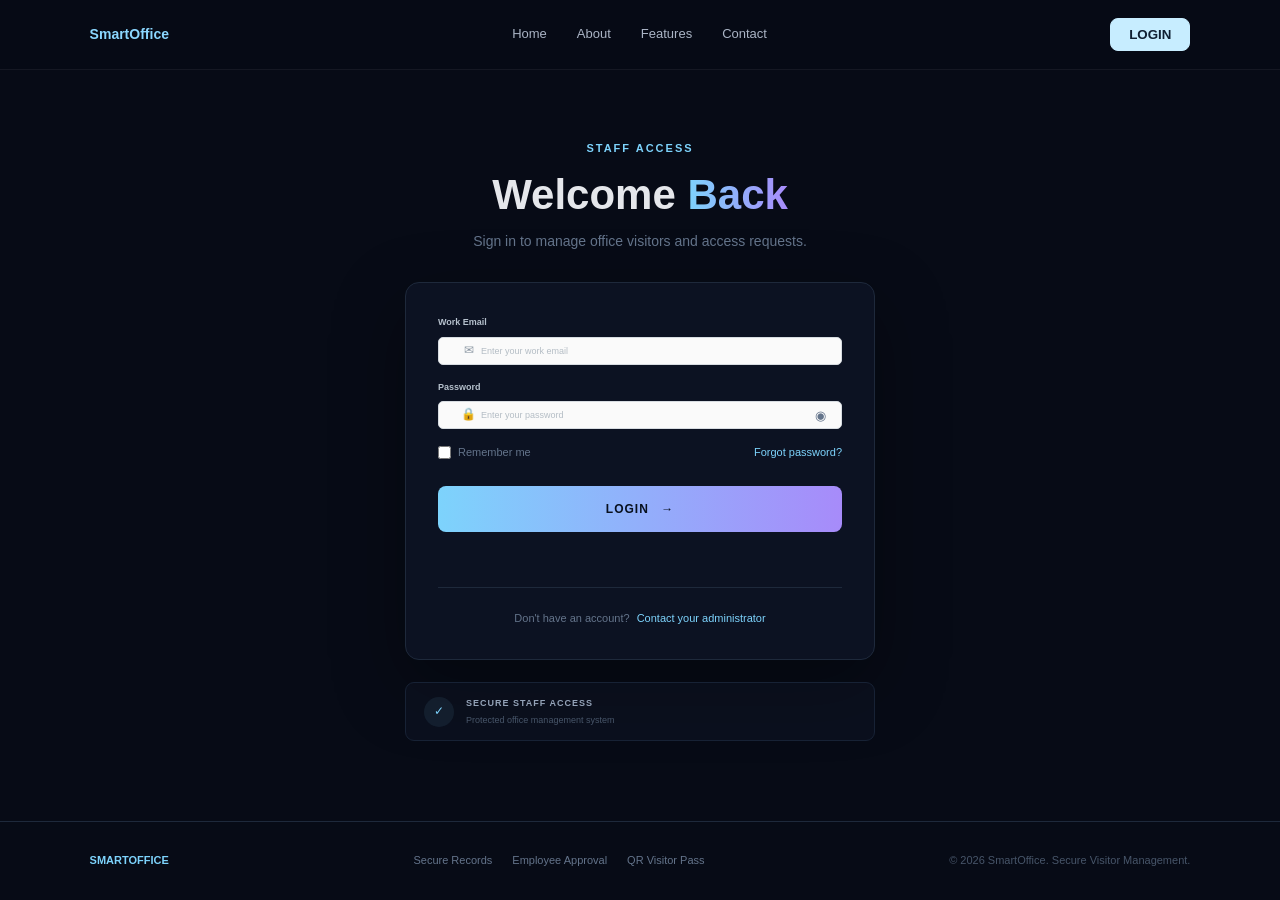
<file: frontend/staff-login.html>
<!DOCTYPE html>
<html lang="en">
<head>
    <meta charset="UTF-8">
    <meta name="viewport" content="width=device-width, initial-scale=1.0">

    <title>Staff Login | SmartOffice</title>

    <link rel="stylesheet" href="style.css">
</head>

<body class="login-page">

    <!-- NAVBAR -->
    <nav class="navbar">

        <div class="logo">
            SmartOffice
        </div>

        <div class="nav-links">
            <a href="index.html">Home</a>
            <a href="index.html#about">About</a>
            <a href="index.html#features">Features</a>
            <a href="index.html#contact">Contact</a>
        </div>

        <button class="login-btn active-login">
            LOGIN
        </button>

    </nav>


    <!-- LOGIN SECTION -->
    <main class="login-container">

        <div class="login-header">

            <p class="eyebrow">
                STAFF ACCESS
            </p>

            <h1>
                Welcome <span>Back</span>
            </h1>

            <p>
                Sign in to manage office visitors
                and access requests.
            </p>

        </div>


        <div class="login-card">

            <form id="loginForm">

                <!-- EMAIL -->
                <div class="form-group">

                    <label for="email">
                        Work Email
                    </label>

                    <div class="input-wrapper">

                        <span class="input-icon">✉</span>

                        <input
                            type="email"
                            id="email"
                            name="email"
                            placeholder="Enter your work email"
                            required
                        >

                    </div>

                </div>


                <!-- PASSWORD -->
                <div class="form-group">

                    <label for="password">
                        Password
                    </label>

                    <div class="input-wrapper">

                        <span class="input-icon">🔒</span>

                        <input
                            type="password"
                            id="password"
                            name="password"
                            placeholder="Enter your password"
                            required
                        >

                        <button
                            type="button"
                            class="password-toggle"
                            onclick="togglePassword()"
                            aria-label="Show password"
                        >
                            ◉
                        </button>

                    </div>

                </div>


                <!-- OPTIONS -->
                <div class="login-options">

                    <label class="remember">

                        <input
                            type="checkbox"
                            id="remember"
                        >

                        <span>
                            Remember me
                        </span>

                    </label>

                    <a href="#" onclick="forgotPassword(event)">
                        Forgot password?
                    </a>

                </div>


                <!-- LOGIN BUTTON -->
                <button
                    type="submit"
                    class="login-submit"
                >
                    LOGIN
                    <span>→</span>
                </button>


                <!-- MESSAGE -->
                <p
                    id="loginMessage"
                    class="login-message"
                ></p>


                <!-- HELP -->
                <div class="login-help">

                    <p>
                        Don't have an account?
                    </p>

                    <a
                        href="#"
                        onclick="contactAdministrator(event)"
                    >
                        Contact your administrator
                    </a>

                </div>

            </form>

        </div>


        <!-- SECURITY -->
        <div class="secure-access">

            <div class="secure-icon">
                ✓
            </div>

            <div>
                <strong>
                    SECURE STAFF ACCESS
                </strong>

                <p>
                    Protected office management system
                </p>
            </div>

        </div>

    </main>


    <!-- FOOTER -->
    <footer>

        <div class="footer-logo">
            SMARTOFFICE
        </div>

        <div class="footer-links">

            <a href="#">
                Secure Records
            </a>

            <a href="#">
                Employee Approval
            </a>

            <a href="#">
                QR Visitor Pass
            </a>

        </div>

        <p>
            © 2026 SmartOffice. Secure Visitor Management.
        </p>

    </footer>

    <script src="script.js"></script>

</body>
</html>
</file>
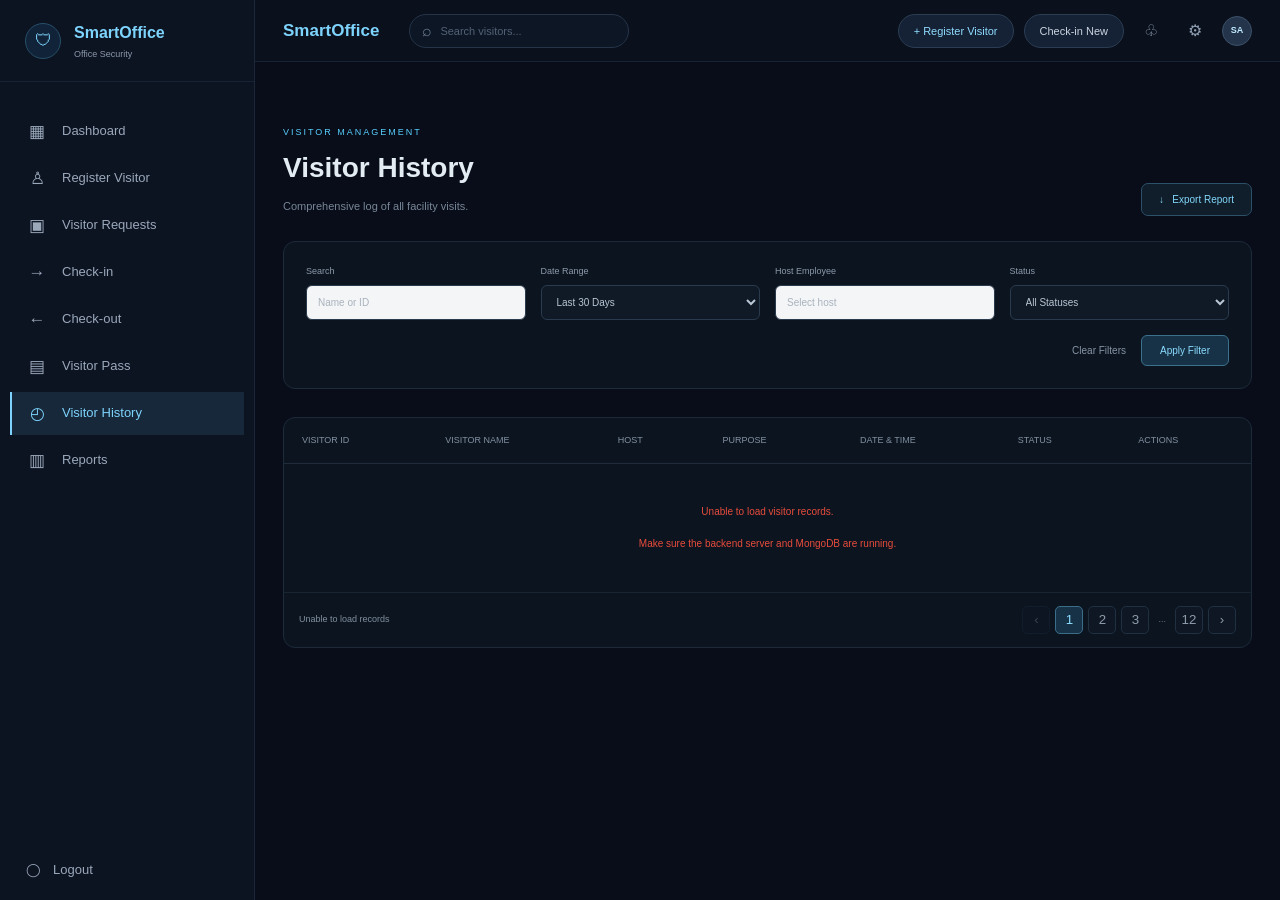
<file: frontend/visitor-history.html>
<!DOCTYPE html>
<html lang="en">

<head>

    <meta charset="UTF-8">

    <meta
        name="viewport"
        content="width=device-width, initial-scale=1.0"
    >

    <title>Visitor History | SmartOffice</title>

    <link
        rel="stylesheet"
        href="style.css"
    >

</head>


<body class="dashboard-page">


    <!-- =====================================================
         SIDEBAR
    ====================================================== -->

    <aside class="sidebar">


        <div class="sidebar-brand">

            <div class="brand-icon">
                🛡
            </div>

            <div>

                <h2>
                    SmartOffice
                </h2>

                <p>
                    Office Security
                </p>

            </div>

        </div>


        <!-- NAVIGATION -->

        <nav class="sidebar-nav">


            <a
                href="dashboard.html"
                class="sidebar-link"
            >
                <span>▦</span>
                Dashboard
            </a>


            <a
                href="visitor-registration.html"
                class="sidebar-link"
            >
                <span>♙</span>
                Register Visitor
            </a>


            <a
                href="visitor-requests.html"
                class="sidebar-link"
            >
                <span>▣</span>
                Visitor Requests
            </a>


            <a
                href="check-in.html"
                class="sidebar-link"
            >
                <span>→</span>
                Check-in
            </a>


            <a
                href="check-out.html"
                class="sidebar-link"
            >
                <span>←</span>
                Check-out
            </a>


            <a
                href="visitor-pass.html"
                class="sidebar-link"
            >
                <span>▤</span>
                Visitor Pass
            </a>


            <a
                href="visitor-history.html"
                class="sidebar-link active"
            >
                <span>◴</span>
                Visitor History
            </a>


            <a
                href="reports.html"
                class="sidebar-link"
            >
                <span>▥</span>
                Reports
            </a>


        </nav>


        <!-- LOGOUT -->

        <div class="sidebar-bottom">

            <button
                type="button"
                class="logout-btn"
                onclick="logout()"
            >
                ◯
                <span>Logout</span>
            </button>

        </div>


    </aside>



    <!-- =====================================================
         MAIN CONTENT
    ====================================================== -->

    <main class="dashboard-main">


        <!-- =================================================
             TOP BAR
        ================================================== -->

        <header class="dashboard-header">


            <div class="dashboard-brand">

                <strong>
                    SmartOffice
                </strong>


                <div class="search-box">

                    <span>
                        ⌕
                    </span>

                    <input
                        type="text"
                        id="historySearch"
                        placeholder="Search visitors..."
                    >

                </div>

            </div>


            <div class="header-actions">


                <button
                    type="button"
                    class="header-btn primary"
                    onclick="registerNewVisitor()"
                >
                    + Register Visitor
                </button>


                <button
                    type="button"
                    class="header-btn"
                    onclick="goToCheckIn()"
                >
                    Check-in New
                </button>


                <button
                    type="button"
                    class="header-icon"
                >
                    ♧
                </button>


                <button
                    type="button"
                    class="header-icon"
                >
                    ⚙
                </button>


                <div class="profile-circle">
                    SA
                </div>


            </div>


        </header>



        <!-- =================================================
             PAGE CONTENT
        ================================================== -->

        <div class="dashboard-content">


            <!-- PAGE HEADING -->

            <section class="history-heading">


                <div>

                    <p class="page-label">
                        VISITOR MANAGEMENT
                    </p>


                    <h1>
                        Visitor History
                    </h1>


                    <p>
                        Comprehensive log of all facility visits.
                    </p>

                </div>


                <button
                    type="button"
                    class="export-history-btn"
                    onclick="exportVisitorHistory()"
                >
                    ↓ &nbsp; Export Report
                </button>


            </section>



            <!-- =================================================
                 FILTER CARD
            ================================================== -->

            <section class="history-filter-card">


                <div class="history-filter-grid">


                    <!-- SEARCH -->

                    <div class="history-filter-field">

                        <label>
                            Search
                        </label>

                        <input
                            type="text"
                            id="historyNameFilter"
                            placeholder="Name or ID"
                        >

                    </div>



                    <!-- DATE -->

                    <div class="history-filter-field">

                        <label>
                            Date Range
                        </label>

                        <select id="historyDateFilter">

                            <option value="30">
                                Last 30 Days
                            </option>

                            <option value="7">
                                Last 7 Days
                            </option>

                            <option value="90">
                                Last 90 Days
                            </option>

                            <option value="all">
                                All Time
                            </option>

                        </select>

                    </div>



                    <!-- HOST -->

                    <div class="history-filter-field">

                        <label>
                            Host Employee
                        </label>

                        <input
                            type="text"
                            id="historyHostFilter"
                            placeholder="Select host"
                        >

                    </div>



                    <!-- STATUS -->

                    <div class="history-filter-field">

                        <label>
                            Status
                        </label>

                        <select id="historyStatusFilter">

                            <option value="all">
                                All Statuses
                            </option>

                            <option value="Checked-Out">
                                Checked-out
                            </option>

                            <option value="Checked-In">
                                Checked-in
                            </option>

                            <option value="Approved">
                                Approved
                            </option>

                            <option value="Rejected">
                                Rejected
                            </option>

                            <option value="Pending">
                                Pending
                            </option>

                            <option value="Expected">
                                Expected
                            </option>

                        </select>

                    </div>


                </div>



                <!-- FILTER BUTTONS -->

                <div class="history-filter-actions">


                    <button
                        type="button"
                        class="clear-history-btn"
                        onclick="clearHistoryFilters()"
                    >
                        Clear Filters
                    </button>


                    <button
                        type="button"
                        class="apply-history-btn"
                        onclick="applyHistoryFilters()"
                    >
                        Apply Filter
                    </button>


                </div>


            </section>



            <!-- =================================================
                 HISTORY TABLE
            ================================================== -->

            <section class="history-table-card">


                <div class="history-table-wrapper">


                    <table class="history-table">


                        <thead>

                            <tr>

                                <th>
                                    Visitor ID
                                </th>

                                <th>
                                    Visitor Name
                                </th>

                                <th>
                                    Host
                                </th>

                                <th>
                                    Purpose
                                </th>

                                <th>
                                    Date & Time
                                </th>

                                <th>
                                    Status
                                </th>

                                <th>
                                    Actions
                                </th>

                            </tr>

                        </thead>



                        <tbody id="historyTableBody">

                        </tbody>


                    </table>


                </div>



                <!-- =================================================
                     TABLE FOOTER
                ================================================== -->

                <div class="history-table-footer">


                    <span id="historyEntryCount">
                        Showing 1 to 4 of 4 entries
                    </span>


                    <div class="history-pagination">


                        <button
                            type="button"
                            disabled
                        >
                            ‹
                        </button>


                        <button
                            type="button"
                            class="page-active"
                        >
                            1
                        </button>


                        <button
                            type="button"
                        >
                            2
                        </button>


                        <button
                            type="button"
                        >
                            3
                        </button>


                        <span>
                            ...
                        </span>


                        <button
                            type="button"
                        >
                            12
                        </button>


                        <button
                            type="button"
                        >
                            ›
                        </button>


                    </div>


                </div>


            </section>


        </div>


    </main>



    <!-- =====================================================
         HISTORY PAGE JAVASCRIPT
    ====================================================== -->

    <script>

        const HISTORY_API = "http://localhost:5000/api/visitors";
        let historyVisitors = [];

        document.addEventListener("DOMContentLoaded", function () {
            loadVisitorHistory();

            const topSearch = document.getElementById("historySearch");
            if (topSearch) {
                topSearch.addEventListener("input", renderVisitorHistory);
            }
        });

        async function loadVisitorHistory() {
            const tableBody = document.getElementById("historyTableBody");

            if (!tableBody) return;

            tableBody.innerHTML = `
                <tr>
                    <td colspan="7" style="text-align:center; padding:40px;">
                        Loading real visitor records...
                    </td>
                </tr>
            `;

            try {
                const response = await fetch(HISTORY_API);

                if (!response.ok) {
                    throw new Error("Failed to load visitors");
                }

                historyVisitors = await response.json();
                renderVisitorHistory();

            } catch (error) {
                console.error("Visitor history error:", error);

                tableBody.innerHTML = `
                    <tr>
                        <td colspan="7" style="text-align:center; padding:40px; color:#e74c3c;">
                            Unable to load visitor records.<br><br>
                            Make sure the backend server and MongoDB are running.
                        </td>
                    </tr>
                `;

                document.getElementById("historyEntryCount").textContent =
                    "Unable to load records";
            }
        }

        function renderVisitorHistory() {
            const tableBody = document.getElementById("historyTableBody");
            if (!tableBody) return;

            const search = (document.getElementById("historyNameFilter")?.value || "")
                .trim()
                .toLowerCase();

            const topSearch = (document.getElementById("historySearch")?.value || "")
                .trim()
                .toLowerCase();

            const host = (document.getElementById("historyHostFilter")?.value || "")
                .trim()
                .toLowerCase();

            const status = document.getElementById("historyStatusFilter")?.value || "all";
            const dateRange = document.getElementById("historyDateFilter")?.value || "30";

            const now = new Date();

            const filtered = historyVisitors.filter(function (visitor) {
                const searchableText = [
                    visitor._id,
                    visitor.name,
                    visitor.phone,
                    visitor.email,
                    visitor.personToMeet,
                    visitor.purpose,
                    visitor.status
                ].filter(Boolean).join(" ").toLowerCase();

                const matchesSearch = !search || searchableText.includes(search);
                const matchesTopSearch = !topSearch || searchableText.includes(topSearch);
                const matchesHost = !host || (visitor.personToMeet || "").toLowerCase().includes(host);
                const matchesStatus = status === "all" || visitor.status === status;

                let matchesDate = true;
                if (dateRange !== "all") {
                    const days = Number(dateRange);
                    const visitorDate = new Date(visitor.visitDate || visitor.createdAt);
                    const oldestAllowed = new Date(now);
                    oldestAllowed.setDate(oldestAllowed.getDate() - days);
                    matchesDate = !Number.isNaN(visitorDate.getTime()) && visitorDate >= oldestAllowed;
                }

                return matchesSearch && matchesTopSearch && matchesHost && matchesStatus && matchesDate;
            });

            if (filtered.length === 0) {
                tableBody.innerHTML = `
                    <tr>
                        <td colspan="7" style="text-align:center; padding:40px; color:#888;">
                            No visitor records found.
                        </td>
                    </tr>
                `;
            } else {
                tableBody.innerHTML = filtered.map(function (visitor) {
                    const createdYear = new Date(visitor.createdAt || visitor.visitDate || Date.now()).getFullYear();
                    const shortId = String(visitor._id || "").slice(-4).toUpperCase();
                    const displayId = `VIS-${createdYear}-${shortId}`;
                    const date = visitor.visitDate
                        ? new Date(visitor.visitDate).toLocaleDateString("en-GB", {
                            day: "2-digit",
                            month: "short",
                            year: "numeric"
                        })
                        : "--";

                    const time = visitor.arrivalTime || "--";
                    const status = visitor.status || "Pending";
                    const statusClass = getHistoryStatusClass(status);

                    return `
                        <tr>
                            <td class="visitor-id">#${escapeHistoryHtml(displayId)}</td>
                            <td>${escapeHistoryHtml(visitor.name || "--")}</td>
                            <td>${escapeHistoryHtml(visitor.personToMeet || "--")}</td>
                            <td>${escapeHistoryHtml(visitor.purpose || "--")}</td>
                            <td>
                                ${escapeHistoryHtml(date)}
                                <small>${escapeHistoryHtml(time)}</small>
                            </td>
                            <td>
                                <span class="history-status ${statusClass}">
                                    ● ${escapeHistoryHtml(status)}
                                </span>
                            </td>
                            <td>
                                <button
                                    type="button"
                                    class="history-action-btn"
                                    title="Open visitor pass"
                                    onclick="openVisitorPassById('${escapeHistoryAttribute(visitor._id)}')"
                                >
                                    ↗
                                </button>
                            </td>
                        </tr>
                    `;
                }).join("");
            }

            document.getElementById("historyEntryCount").textContent =
                `Showing ${filtered.length} of ${historyVisitors.length} entries`;
        }

        function getHistoryStatusClass(status) {
            switch (status) {
                case "Checked-Out": return "checked-out";
                case "Checked-In": return "checked-in";
                case "Approved": return "approved";
                case "Rejected": return "rejected";
                default: return "pending";
            }
        }

        function escapeHistoryHtml(value) {
            return String(value ?? "")
                .replace(/&/g, "&amp;")
                .replace(/</g, "&lt;")
                .replace(/>/g, "&gt;")
                .replace(/"/g, "&quot;")
                .replace(/'/g, "&#039;");
        }

        function escapeHistoryAttribute(value) {
            return String(value ?? "").replace(/\\/g, "\\\\").replace(/'/g, "\\'");
        }

        function applyHistoryFilters() {
            renderVisitorHistory();
        }

        function clearHistoryFilters() {
            document.getElementById("historyNameFilter").value = "";
            document.getElementById("historyHostFilter").value = "";
            document.getElementById("historyDateFilter").value = "30";
            document.getElementById("historyStatusFilter").value = "all";
            document.getElementById("historySearch").value = "";
            renderVisitorHistory();
        }

        function exportVisitorHistory() {
            if (!historyVisitors.length) {
                alert("There are no visitor records to export.");
                return;
            }

            const headers = ["Visitor ID", "Name", "Phone", "Email", "Host", "Purpose", "Visit Date", "Arrival Time", "Status"];
            const rows = historyVisitors.map(function (visitor) {
                return [
                    visitor._id || "",
                    visitor.name || "",
                    visitor.phone || "",
                    visitor.email || "",
                    visitor.personToMeet || "",
                    visitor.purpose || "",
                    visitor.visitDate || "",
                    visitor.arrivalTime || "",
                    visitor.status || ""
                ];
            });

            const csv = [headers, ...rows]
                .map(row => row.map(value => `"${String(value).replace(/"/g, '""')}"`).join(","))
                .join("\\n");

            const blob = new Blob([csv], { type: "text/csv;charset=utf-8;" });
            const url = URL.createObjectURL(blob);
            const link = document.createElement("a");
            link.href = url;
            link.download = "visitor-history.csv";
            link.click();
            URL.revokeObjectURL(url);
        }

    </script>


    <!-- COMMON SCRIPT -->

    <script src="script.js"></script>


</body>

</html>
</file>
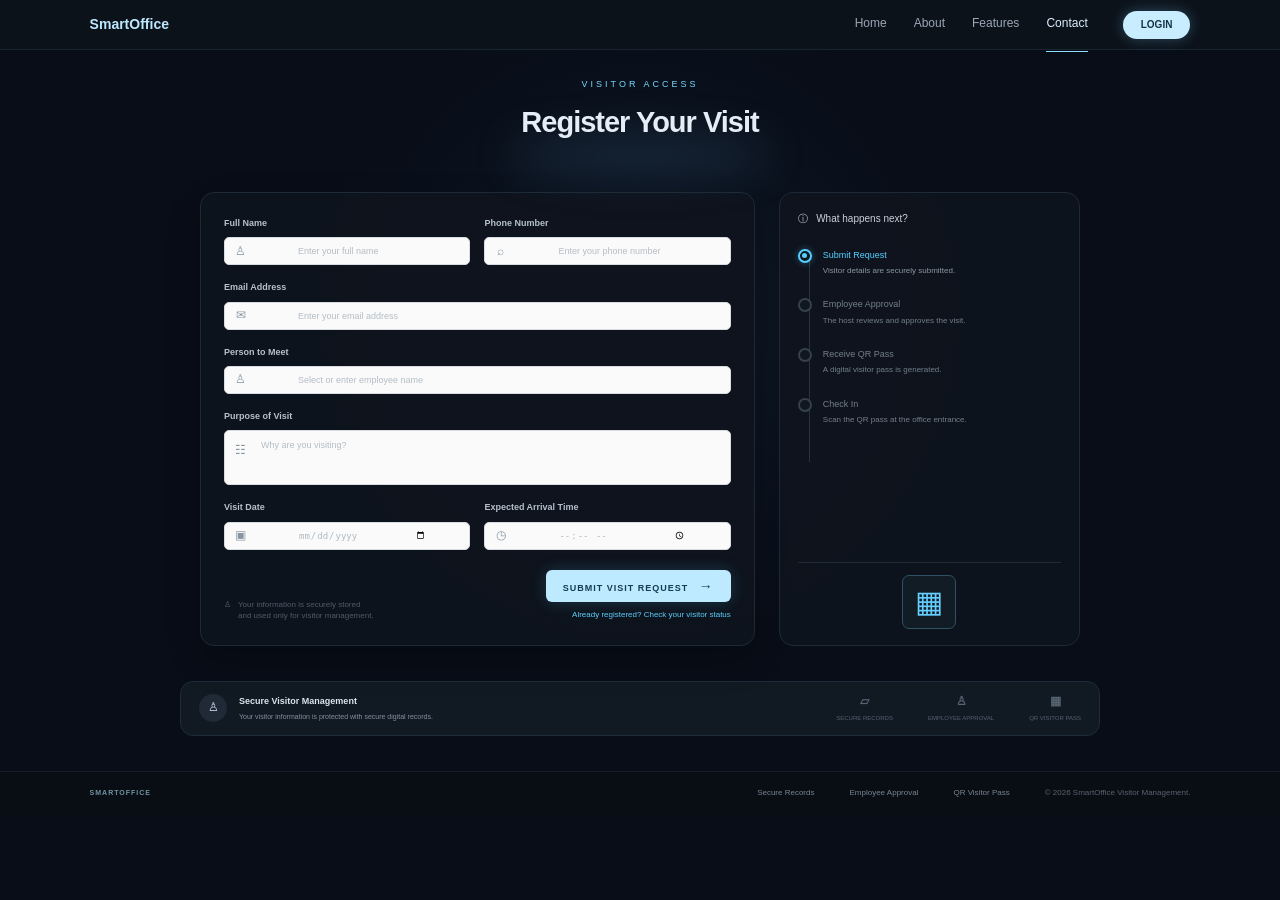
<file: frontend/visitor-registration.html>
<!DOCTYPE html>
<html lang="en">
<head>
    <meta charset="UTF-8">
    <meta name="viewport" content="width=device-width, initial-scale=1.0">

    <title>Register Your Visit | SmartOffice</title>

    <link rel="stylesheet" href="style.css">
</head>

<body class="registration-page">

    <!-- NAVBAR -->
    <header class="registration-navbar">

        <div class="registration-logo">
            SmartOffice
        </div>

        <nav>
            <a href="index.html">Home</a>
            <a href="#">About</a>
            <a href="#">Features</a>
            <a href="#" class="nav-active">Contact</a>
        </nav>

        <a href="staff-login.html" class="login-button">
            LOGIN
        </a>

    </header>


    <!-- PAGE HEADER -->
    <section class="registration-header">

        <p class="registration-label">
            VISITOR ACCESS
        </p>

        <h1>
            Register Your Visit
        </h1>

        <div class="header-glow"></div>

    </section>


    <!-- MAIN CONTENT -->
    <main class="registration-container">

        <!-- FORM CARD -->
        <section class="registration-form-card">

            <form id="visitorRegistrationForm">

                <!-- ROW 1 -->
                <div class="form-row">

                    <div class="form-group">

                        <label for="visitorName">
                            Full Name
                        </label>

                        <div class="input-wrapper">
                            <span>♙</span>

                            <input
                                type="text"
                                id="visitorName"
                                name="name"
                                placeholder="Enter your full name"
                                required
                            >
                        </div>

                    </div>


                    <div class="form-group">

                        <label for="visitorPhone">
                            Phone Number
                        </label>

                        <div class="input-wrapper">
                            <span>⌕</span>

                            <input
                                type="tel"
                                id="visitorPhone"
                                name="phone"
                                placeholder="Enter your phone number"
                                required
                            >
                        </div>

                    </div>

                </div>


                <!-- EMAIL -->
                <div class="form-group">

                    <label for="visitorEmail">
                        Email Address
                    </label>

                    <div class="input-wrapper">

                        <span>✉</span>

                        <input
                            type="email"
                            id="visitorEmail"
                            name="email"
                            placeholder="Enter your email address"
                            required
                        >

                    </div>

                </div>


                <!-- PERSON TO MEET -->
                <div class="form-group">

                    <label for="personToMeet">
                        Person to Meet
                    </label>

                    <div class="input-wrapper">

                        <span>♙</span>

                        <input
                            type="text"
                            id="personToMeet"
                            name="personToMeet"
                            placeholder="Select or enter employee name"
                            required
                        >

                    </div>

                </div>


                <!-- PURPOSE -->
                <div class="form-group">

                    <label for="purpose">
                        Purpose of Visit
                    </label>

                    <div class="textarea-wrapper">

                        <span>☷</span>

                        <textarea
                            id="purpose"
                            name="purpose"
                            placeholder="Why are you visiting?"
                            required
                        ></textarea>

                    </div>

                </div>


                <!-- DATE + TIME -->
                <div class="form-row">

                    <div class="form-group">

                        <label for="visitDate">
                            Visit Date
                        </label>

                        <div class="input-wrapper">

                            <span>▣</span>

                            <input
                                type="date"
                                id="visitDate"
                                name="visitDate"
                                required
                            >

                        </div>

                    </div>


                    <div class="form-group">

                        <label for="arrivalTime">
                            Expected Arrival Time
                        </label>

                        <div class="input-wrapper">

                            <span>◷</span>

                            <input
                                type="time"
                                id="arrivalTime"
                                name="arrivalTime"
                                required
                            >

                        </div>

                    </div>

                </div>


                <!-- BOTTOM FORM AREA -->
                <div class="registration-submit-area">

                    <div class="security-message">

                        <span>♙</span>

                        <p>
                            Your information is securely stored<br>
                            and used only for visitor management.
                        </p>

                    </div>


                    <div class="submit-section">

                        <button
                            type="submit"
                            class="submit-visit-btn"
                        >
                            SUBMIT VISIT REQUEST
                            <span>→</span>
                        </button>

                        <a
                            href="#"
                            class="visitor-status-link"
                        >
                            Already registered? Check your visitor status
                        </a>

                    </div>

                </div>

            </form>

        </section>


        <!-- RIGHT PROCESS CARD -->
        <aside class="registration-process-card">

            <h3>
                ⓘ &nbsp; What happens next?
            </h3>


            <div class="process-line"></div>


            <!-- STEP 1 -->
            <div class="process-step active">

                <div class="step-circle">
                    01
                </div>

                <div class="step-content">

                    <h4>
                        Submit Request
                    </h4>

                    <p>
                        Visitor details are securely submitted.
                    </p>

                </div>

            </div>


            <!-- STEP 2 -->
            <div class="process-step">

                <div class="step-circle">
                    02
                </div>

                <div class="step-content">

                    <h4>
                        Employee Approval
                    </h4>

                    <p>
                        The host reviews and approves the visit.
                    </p>

                </div>

            </div>


            <!-- STEP 3 -->
            <div class="process-step">

                <div class="step-circle">
                    03
                </div>

                <div class="step-content">

                    <h4>
                        Receive QR Pass
                    </h4>

                    <p>
                        A digital visitor pass is generated.
                    </p>

                </div>

            </div>


            <!-- STEP 4 -->
            <div class="process-step">

                <div class="step-circle">
                    04
                </div>

                <div class="step-content">

                    <h4>
                        Check In
                    </h4>

                    <p>
                        Scan the QR pass at the office entrance.
                    </p>

                </div>

            </div>


            <!-- QR PLACEHOLDER -->
            <div class="qr-area">

                <div class="qr-box">
                    ▦
                </div>

            </div>

        </aside>

    </main>


    <!-- SECURITY BANNER -->
    <section class="security-banner">

        <div class="security-banner-icon">
            ♙
        </div>

        <div class="security-banner-text">

            <strong>
                Secure Visitor Management
            </strong>

            <p>
                Your visitor information is protected with secure digital records.
            </p>

        </div>


        <div class="security-features">

            <div>
                <strong>▱</strong>
                <small>SECURE RECORDS</small>
            </div>

            <div>
                <strong>♙</strong>
                <small>EMPLOYEE APPROVAL</small>
            </div>

            <div>
                <strong>▦</strong>
                <small>QR VISITOR PASS</small>
            </div>

        </div>

    </section>


    <!-- FOOTER -->
    <footer class="registration-footer">

        <strong>
            SMARTOFFICE
        </strong>

        <div>
            Secure Records
        </div>

        <div>
            Employee Approval
        </div>

        <div>
            QR Visitor Pass
        </div>

        <span>
            © 2026 SmartOffice Visitor Management.
        </span>

    </footer>


    <script src="script.js"></script>

</body>
</html>
</file>
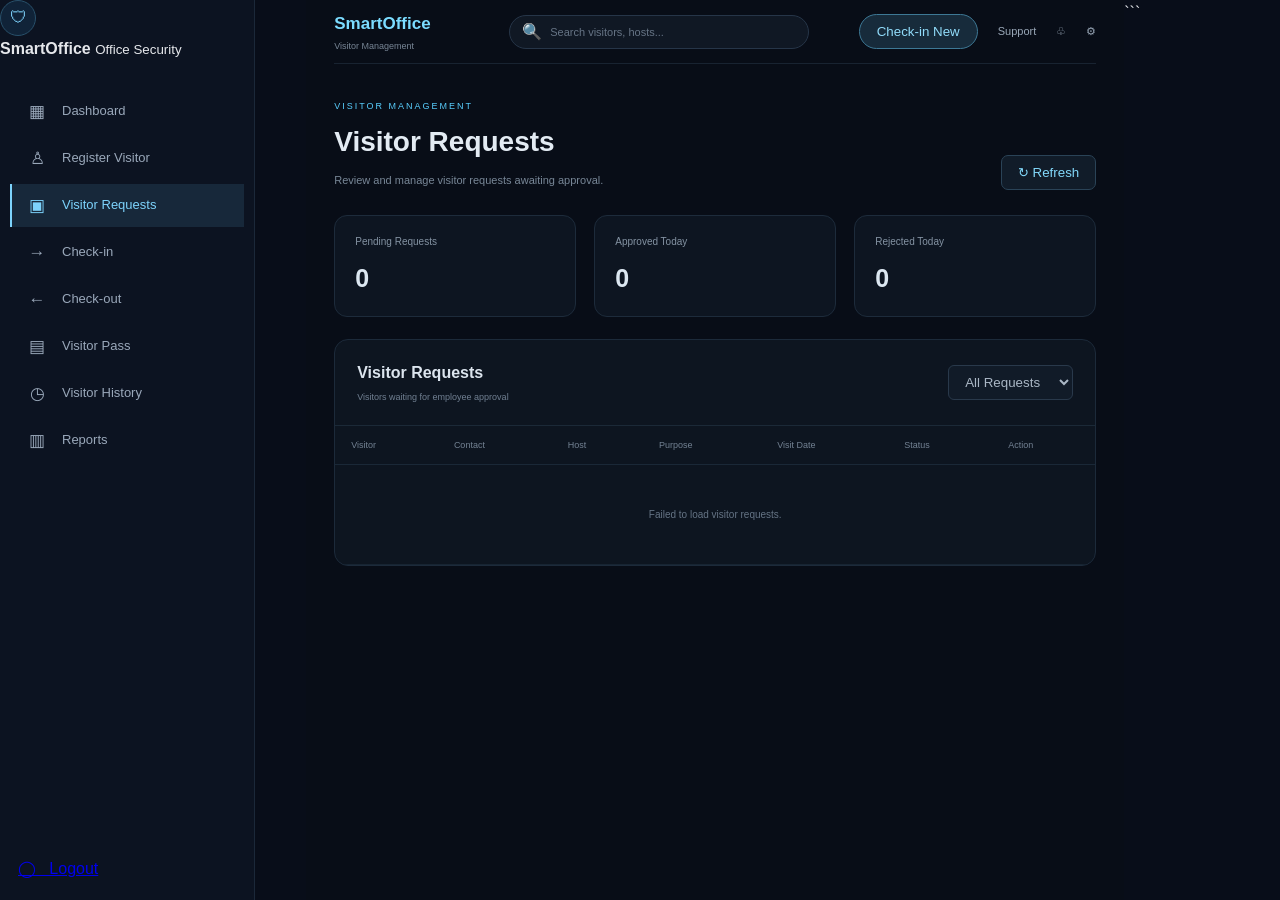
<file: frontend/visitor-requests.html>
```html
<!DOCTYPE html>
<html lang="en">

<head>
    <meta charset="UTF-8">
    <meta name="viewport" content="width=device-width, initial-scale=1.0">

    <title>Visitor Requests | SmartOffice</title>

    <link rel="stylesheet" href="style.css">
</head>

<body class="dashboard-page">

    <!-- SIDEBAR -->
    <aside class="sidebar">

        <!-- BRAND -->
        <div class="brand">
            <div class="brand-icon">🛡</div>

            <div>
                <strong>SmartOffice</strong>
                <small>Office Security</small>
            </div>
        </div>

        <!-- NAVIGATION -->
        <nav class="sidebar-nav">

            <a href="dashboard.html" class="sidebar-link">
                <span>▦</span>
                Dashboard
            </a>

            <a href="visitor-registration.html" class="sidebar-link">
                <span>♙</span>
                Register Visitor
            </a>

            <a href="visitor-requests.html" class="sidebar-link active">
                <span>▣</span>
                Visitor Requests
            </a>

            <a href="check-in.html" class="sidebar-link">
                <span>→</span>
                Check-in
            </a>

            <a href="check-out.html" class="sidebar-link">
                <span>←</span>
                Check-out
            </a>

            <a href="visitor-pass.html" class="sidebar-link">
                <span>▤</span>
                Visitor Pass
            </a>

            <a href="visitor-history.html" class="sidebar-link">
                <span>◷</span>
                Visitor History
            </a>

            <!-- Only ONE Reports link -->
            <a href="reports.html" class="sidebar-link">
                <span>▥</span>
                Reports
            </a>

        </nav>

        <!-- SIDEBAR BOTTOM -->
        <div class="sidebar-bottom">
            <a href="staff-login.html" class="logout-link">
                ◯ &nbsp; Logout
            </a>
        </div>

    </aside>

    <!-- MAIN CONTENT -->
    <main class="requests-main">

        <!-- TOP BAR -->
        <header class="dashboard-topbar">

            <div class="topbar-title">
                <strong>SmartOffice</strong>
                <span>Visitor Management</span>
            </div>

            <div class="topbar-search">
                🔍
                <input
                    type="text"
                    id="requestSearch"
                    placeholder="Search visitors, hosts..."
                    autocomplete="off"
                >
            </div>

            <div class="topbar-actions">

                <button
                    type="button"
                    class="checkin-new-btn"
                    onclick="window.location.href='check-in.html'"
                >
                    Check-in New
                </button>

                <span>Support</span>
                <span>♧</span>
                <span>⚙</span>

            </div>

        </header>

        <!-- PAGE HEADING -->
        <section class="requests-heading">

            <div>
                <p class="page-label">VISITOR MANAGEMENT</p>

                <h1>Visitor Requests</h1>

                <p>
                    Review and manage visitor requests awaiting approval.
                </p>
            </div>

            <button
                type="button"
                class="refresh-requests-btn"
                onclick="loadVisitorRequests()"
            >
                ↻ Refresh
            </button>

        </section>

        <!-- REQUEST SUMMARY -->
        <section class="request-stats">

            <div class="request-stat-card">
                <span>Pending Requests</span>
                <strong id="pendingCount">0</strong>
            </div>

            <div class="request-stat-card">
                <span>Approved Today</span>
                <strong id="approvedCount">0</strong>
            </div>

            <div class="request-stat-card">
                <span>Rejected Today</span>
                <strong id="rejectedCount">0</strong>
            </div>

        </section>

        <!-- REQUEST TABLE CARD -->
        <section class="requests-card">

            <div class="requests-card-header">

                <div>
                    <h2>Visitor Requests</h2>
                    <p>Visitors waiting for employee approval</p>
                </div>

                <!-- STATUS FILTER -->
                <select id="statusFilter">
                    <option value="all">All Requests</option>
                    <option value="Pending">Pending</option>
                    <option value="Approved">Approved</option>
                    <option value="Rejected">Rejected</option>
                    <option value="Expected">Expected</option>
                    <option value="Checked-In">Checked-In</option>
                    <option value="Checked-Out">Checked-Out</option>
                </select>

            </div>

            <!-- TABLE -->
            <div class="requests-table-wrapper">

                <table class="requests-table">

                    <thead>
                        <tr>
                            <th>Visitor</th>
                            <th>Contact</th>
                            <th>Host</th>
                            <th>Purpose</th>
                            <th>Visit Date</th>
                            <th>Status</th>
                            <th>Action</th>
                        </tr>
                    </thead>

                    <tbody id="requestsTableBody">
                        <tr>
                            <td colspan="7" class="empty-request">
                                Loading visitor requests...
                            </td>
                        </tr>
                    </tbody>

                </table>

            </div>

        </section>

    </main>

    <!-- EXISTING PROJECT JAVASCRIPT -->
    <script src="script.js"></script>

</body>
</html>
```
</file>
<file: frontend/style.css>
* {
    margin: 0;
    padding: 0;
    box-sizing: border-box;
}

html {
    scroll-behavior: smooth;
}

body {
    font-family: Arial, Helvetica, sans-serif;
    background: #070b16;
    color: #e5e7eb;
    line-height: 1.6;
}


/* =========================
   NAVBAR
========================= */

.navbar {
    width: 100%;
    height: 70px;

    display: flex;
    align-items: center;
    justify-content: space-between;

    padding: 0 7%;

    background: rgba(7, 11, 22, 0.92);
    border-bottom: 1px solid rgba(255, 255, 255, 0.06);

    position: sticky;
    top: 0;
    z-index: 1000;

    backdrop-filter: blur(12px);
}

.logo {
    font-size: 14px;
    font-weight: 700;
    color: #8bd7ff;
}

.nav-links {
    display: flex;
    gap: 30px;
}

.nav-links a {
    color: #aab4c5;
    text-decoration: none;
    font-size: 13px;

    transition: 0.3s;
}

.nav-links a:hover {
    color: #7dd3fc;
}

.login-btn {
    border: 1px solid #334155;
    background: #111827;
    color: #e5e7eb;

    padding: 8px 18px;
    border-radius: 8px;

    cursor: pointer;
    transition: 0.3s;
}

.login-btn:hover {
    border-color: #7dd3fc;
}


/* =========================
   HERO
========================= */

.hero {
    min-height: 650px;

    display: flex;
    align-items: center;
    justify-content: space-between;

    padding: 80px 10%;

    gap: 60px;
}

.hero-content {
    max-width: 620px;
}

.eyebrow {
    color: #7dd3fc;
    font-size: 11px;
    letter-spacing: 2px;
    font-weight: 700;
    margin-bottom: 14px;
}

.hero h1 {
    font-size: clamp(40px, 5vw, 64px);
    line-height: 1.05;
    margin-bottom: 25px;
}

.hero h1 span {
    display: block;

    background: linear-gradient(
        90deg,
        #7dd3fc,
        #a78bfa
    );

    -webkit-background-clip: text;
    -webkit-text-fill-color: transparent;
}

.hero-description {
    color: #94a3b8;
    max-width: 550px;
    font-size: 15px;
}

.hero-buttons {
    display: flex;
    gap: 14px;
    margin-top: 30px;
}

.primary-btn,
.secondary-btn {
    padding: 12px 22px;
    border-radius: 9px;
    cursor: pointer;
    font-weight: 600;
    transition: 0.3s;
}

.primary-btn {
    border: none;

    background: linear-gradient(
        90deg,
        #38bdf8,
        #8b5cf6
    );

    color: white;
}

.primary-btn:hover {
    transform: translateY(-2px);
}

.secondary-btn {
    border: 1px solid #334155;
    background: #111827;
    color: #dbeafe;
}

.secondary-btn:hover {
    border-color: #7dd3fc;
}


/* HERO VISUAL */

.hero-visual {
    width: 420px;
    height: 260px;

    border: 1px solid #1e293b;
    border-radius: 12px;

    background: rgba(15, 23, 42, 0.65);

    display: flex;
    flex-direction: column;
    align-items: center;
    justify-content: center;

    box-shadow:
        0 20px 60px rgba(0, 0, 0, 0.35);
}

.qr-icon {
    font-size: 70px;
    color: #7dd3fc;
    margin-bottom: 10px;
}

.hero-visual p {
    color: #64748b;
    font-size: 10px;
    letter-spacing: 2px;
}


/* =========================
   SECTION
========================= */

.enterprise,
.journey,
.security {
    padding: 90px 10%;
}

.section-heading {
    text-align: center;
    max-width: 650px;
    margin: auto;
}

.section-heading h2 {
    font-size: 36px;
    margin-bottom: 12px;
}

.section-heading p:last-child {
    color: #64748b;
}


/* =========================
   FEATURES
========================= */

.feature-grid {
    margin-top: 50px;

    display: grid;
    grid-template-columns: repeat(2, 1fr);

    gap: 18px;
}

.feature-card {
    padding: 28px;

    background: rgba(15, 23, 42, 0.55);

    border: 1px solid #1e293b;
    border-radius: 12px;

    transition: 0.3s;
}

.feature-card:hover {
    transform: translateY(-4px);
    border-color: #334155;
}

.feature-icon {
    width: 38px;
    height: 38px;

    display: flex;
    align-items: center;
    justify-content: center;

    border-radius: 9px;

    background: rgba(56, 189, 248, 0.1);
    color: #7dd3fc;

    margin-bottom: 18px;
}

.feature-icon.purple {
    background: rgba(167, 139, 250, 0.1);
    color: #a78bfa;
}

.feature-card h3 {
    font-size: 17px;
    margin-bottom: 8px;
}

.feature-card p {
    color: #64748b;
    font-size: 13px;
}


/* =========================
   JOURNEY
========================= */

.journey-container {
    position: relative;

    display: grid;
    grid-template-columns: repeat(5, 1fr);

    gap: 20px;

    margin-top: 60px;
}

.journey-step {
    text-align: center;
    position: relative;
    z-index: 2;
}

.step-number {
    width: 42px;
    height: 42px;

    margin: auto auto 15px;

    display: flex;
    align-items: center;
    justify-content: center;

    border-radius: 50%;

    background: #0f172a;
    border: 1px solid #334155;

    color: #7dd3fc;
    font-size: 12px;
    font-weight: 700;
}

.journey-step h3 {
    font-size: 14px;
}

.journey-step p {
    color: #64748b;
    font-size: 11px;
    margin-top: 5px;
}

.journey-line {
    position: absolute;

    top: 21px;
    left: 10%;
    right: 10%;

    height: 1px;

    background: #334155;
    z-index: 1;
}


/* =========================
   SECURITY
========================= */

.security-card {
    display: grid;
    grid-template-columns: 1.4fr 0.6fr;

    border: 1px solid #1e293b;
    border-radius: 12px;

    background: rgba(15, 23, 42, 0.55);

    padding: 45px;

    gap: 30px;
}

.security-content h2 {
    font-size: 32px;
    margin-bottom: 15px;
}

.security-content > p {
    color: #64748b;
    max-width: 600px;
}

.security-points {
    display: flex;
    flex-direction: column;

    gap: 8px;

    margin-top: 20px;

    color: #94a3b8;
    font-size: 13px;
}

.security-visual {
    display: flex;
    align-items: center;
    justify-content: center;
}

.shield {
    width: 120px;
    height: 120px;

    border: 1px solid #334155;
    border-radius: 30px;

    display: flex;
    align-items: center;
    justify-content: center;

    font-size: 60px;
    color: #7dd3fc;

    background: rgba(56, 189, 248, 0.04);
}


/* =========================
   FOOTER
========================= */

footer {
    border-top: 1px solid #1e293b;

    padding: 30px 7%;

    display: flex;
    align-items: center;
    justify-content: space-between;

    color: #475569;

    font-size: 11px;
}

.footer-logo {
    color: #7dd3fc;
    font-weight: 700;
}

.footer-links {
    display: flex;
    gap: 20px;
}

.footer-links a {
    color: #64748b;
    text-decoration: none;
}

.footer-links a:hover {
    color: #7dd3fc;
}


/* =========================
   RESPONSIVE
========================= */

@media (max-width: 900px) {

    .hero {
        flex-direction: column;
        text-align: center;
    }

    .hero-description {
        margin: auto;
    }

    .hero-buttons {
        justify-content: center;
    }

    .feature-grid {
        grid-template-columns: 1fr;
    }

    .journey-container {
        grid-template-columns: 1fr;
    }

    .journey-line {
        display: none;
    }

    .security-card {
        grid-template-columns: 1fr;
    }

    footer {
        flex-direction: column;
        gap: 20px;
    }
}


@media (max-width: 600px) {

    .nav-links {
        display: none;
    }

    .hero {
        padding: 60px 6%;
    }

    .hero-visual {
        width: 100%;
    }

    .enterprise,
    .journey,
    .security {
        padding: 60px 6%;
    }
}
/* =========================
   STAFF LOGIN PAGE
========================= */

.login-page {
    min-height: 100vh;
    display: flex;
    flex-direction: column;
}

.active-login {
    background: #c7edff;
    color: #102033;
    border-color: #c7edff;
    font-weight: 700;
}


/* LOGIN CONTAINER */

.login-container {
    flex: 1;

    width: 100%;
    max-width: 520px;

    margin: 0 auto;

    padding: 70px 25px 50px;

    display: flex;
    flex-direction: column;
    align-items: center;
}


/* LOGIN HEADER */

.login-header {
    text-align: center;
    margin-bottom: 30px;
}

.login-header h1 {
    font-size: 42px;
    line-height: 1.1;
    margin-bottom: 12px;
}

.login-header h1 span {
    background: linear-gradient(
        90deg,
        #7dd3fc,
        #a78bfa
    );

    -webkit-background-clip: text;
    -webkit-text-fill-color: transparent;
}

.login-header > p:last-child {
    color: #64748b;
    font-size: 14px;
}


/* LOGIN CARD */

.login-card {
    width: 100%;

    padding: 32px;

    background: rgba(15, 23, 42, 0.62);

    border: 1px solid #1e293b;

    border-radius: 14px;

    box-shadow:
        0 25px 70px rgba(0, 0, 0, 0.35);
}


/* FORM */

.form-group {
    margin-bottom: 22px;
}

.form-group label {
    display: block;

    color: #cbd5e1;

    font-size: 12px;
    font-weight: 600;

    margin-bottom: 8px;
}


/* INPUT */

.input-wrapper {
    position: relative;
}

.input-wrapper input {
    width: 100%;

    height: 46px;

    padding: 0 42px;

    border: 1px solid #263449;

    border-radius: 8px;

    background: #0b111b;

    color: #e5e7eb;

    outline: none;

    font-size: 13px;

    transition: 0.3s;
}

.input-wrapper input::placeholder {
    color: #475569;
}

.input-wrapper input:focus {
    border-color: #7dd3fc;

    box-shadow:
        0 0 0 3px rgba(125, 211, 252, 0.08);
}


/* INPUT ICON */

.input-icon {
    position: absolute;

    left: 14px;
    top: 50%;

    transform: translateY(-50%);

    color: #64748b;

    font-size: 13px;

    z-index: 2;
}


/* PASSWORD TOGGLE */

.password-toggle {
    position: absolute;

    right: 10px;
    top: 50%;

    transform: translateY(-50%);

    border: none;

    background: transparent;

    color: #64748b;

    cursor: pointer;

    padding: 5px;
}

.password-toggle:hover {
    color: #7dd3fc;
}


/* OPTIONS */

.login-options {
    display: flex;

    justify-content: space-between;
    align-items: center;

    margin: 4px 0 24px;

    font-size: 11px;
}

.remember {
    display: flex;
    align-items: center;

    gap: 7px;

    color: #64748b;

    cursor: pointer;
}

.remember input {
    accent-color: #7dd3fc;
}

.login-options a {
    color: #7dd3fc;

    text-decoration: none;
}

.login-options a:hover {
    text-decoration: underline;
}


/* LOGIN SUBMIT */

.login-submit {
    width: 100%;

    height: 46px;

    border: none;

    border-radius: 8px;

    background: linear-gradient(
        90deg,
        #7dd3fc,
        #a78bfa
    );

    color: #08111f;

    font-size: 12px;

    font-weight: 800;

    letter-spacing: 1px;

    cursor: pointer;

    transition: 0.3s;
}

.login-submit span {
    margin-left: 8px;
}

.login-submit:hover {
    transform: translateY(-2px);

    box-shadow:
        0 8px 25px rgba(125, 211, 252, 0.15);
}


/* LOGIN MESSAGE */

.login-message {
    min-height: 18px;

    margin-top: 12px;

    text-align: center;

    font-size: 11px;
}


/* HELP */

.login-help {
    text-align: center;

    margin-top: 25px;

    padding-top: 22px;

    border-top: 1px solid #1e293b;

    font-size: 11px;
}

.login-help p {
    color: #64748b;

    display: inline;
}

.login-help a {
    color: #7dd3fc;

    text-decoration: none;

    margin-left: 4px;
}

.login-help a:hover {
    text-decoration: underline;
}


/* SECURITY */

.secure-access {
    display: flex;

    align-items: center;

    gap: 12px;

    margin-top: 22px;

    padding: 13px 18px;

    border: 1px solid #172235;

    border-radius: 9px;

    background: rgba(15, 23, 42, 0.4);

    width: 100%;
}

.secure-icon {
    width: 30px;
    height: 30px;

    display: flex;

    align-items: center;
    justify-content: center;

    border-radius: 50%;

    background: rgba(125, 211, 252, 0.08);

    color: #7dd3fc;

    font-size: 12px;
}

.secure-access strong {
    display: block;

    font-size: 9px;

    letter-spacing: 1px;

    color: #94a3b8;
}

.secure-access p {
    color: #475569;

    font-size: 9px;

    margin-top: 2px;
}


/* LOGIN FOOTER */

.login-page footer {
    margin-top: auto;
}


/* MOBILE */

@media (max-width: 600px) {

    .login-container {
        padding: 50px 18px 40px;
    }

    .login-header h1 {
        font-size: 34px;
    }

    .login-card {
        padding: 24px 20px;
    }

    .login-options {
        flex-direction: column;
        align-items: flex-start;

        gap: 12px;
    }

    .login-help p {
        display: block;
        margin-bottom: 4px;
    }

    .login-help a {
        margin-left: 0;
    }

}
/* ==========================================
   SMARTOFFICE ADMIN DASHBOARD
========================================== */

.dashboard-page {
    min-height: 100vh;
    background: #080d19;
    display: flex;
}


/* SIDEBAR */

.sidebar {
    width: 255px;
    min-height: 100vh;

    position: fixed;
    left: 0;
    top: 0;
    bottom: 0;

    display: flex;
    flex-direction: column;

    background: #0c1321;

    border-right: 1px solid #1b2839;

    z-index: 100;
}

.sidebar-brand {
    height: 82px;

    display: flex;
    align-items: center;

    gap: 13px;

    padding: 0 25px;

    border-bottom: 1px solid #172235;
}

.brand-icon {
    width: 36px;
    height: 36px;

    border-radius: 50%;

    display: flex;
    align-items: center;
    justify-content: center;

    background: #102338;

    border: 1px solid #28506a;

    color: #7dd3fc;

    font-size: 17px;
}

.sidebar-brand h2 {
    color: #7dd3fc;

    font-size: 16px;

    margin: 0;
}

.sidebar-brand p {
    color: #8a98aa;

    font-size: 9px;

    margin-top: 1px;
}


/* SIDEBAR NAV */

.sidebar-nav {
    padding: 28px 10px;
}

.sidebar-link {
    height: 43px;

    display: flex;
    align-items: center;

    gap: 15px;

    padding: 0 15px;

    margin-bottom: 4px;

    color: #9aa8ba;

    text-decoration: none;

    font-size: 13px;

    border-radius: 0;

    border-left: 2px solid transparent;

    transition: 0.25s;
}

.sidebar-link span {
    width: 20px;

    text-align: center;

    font-size: 17px;
}

.sidebar-link:hover {
    color: #dcecff;

    background: #101d2d;
}

.sidebar-link.active {
    color: #7dd3fc;

    background: #17283a;

    border-left-color: #7dd3fc;
}


/* SIDEBAR BOTTOM */

.sidebar-bottom {
    margin-top: auto;

    padding: 18px;
}

.lockdown-btn {
    width: 100%;

    height: 42px;

    border-radius: 10px;

    border: 1px solid #5a2935;

    background: #291923;

    color: #ff6b78;

    font-size: 11px;

    cursor: pointer;

    margin-bottom: 22px;

    transition: 0.25s;
}

.lockdown-btn:hover {
    background: #361c26;
}

.logout-btn {
    width: 100%;

    display: flex;
    align-items: center;

    gap: 12px;

    border: none;

    background: transparent;

    color: #9aa8ba;

    font-size: 13px;

    cursor: pointer;

    padding: 5px 8px;
}

.logout-btn:hover {
    color: #e5e7eb;
}


/* MAIN */

.dashboard-main {
    margin-left: 255px;

    width: calc(100% - 255px);

    min-height: 100vh;
}


/* HEADER */

.dashboard-header {
    height: 62px;

    padding: 0 28px;

    display: flex;
    align-items: center;
    justify-content: space-between;

    border-bottom: 1px solid #172235;

    background: #0a101c;
}

.dashboard-brand {
    display: flex;
    align-items: center;

    gap: 30px;
}

.dashboard-brand strong {
    color: #7dd3fc;

    font-size: 17px;
}

.search-box {
    width: 220px;
    height: 34px;

    display: flex;
    align-items: center;

    gap: 8px;

    padding: 0 12px;

    border: 1px solid #253449;

    border-radius: 18px;

    background: #0d1624;
}

.search-box span {
    color: #708095;
}

.search-box input {
    width: 100%;

    border: none;
    outline: none;

    background: transparent;

    color: #dbeafe;

    font-size: 11px;
}

.search-box input::placeholder {
    color: #536176;
}


/* HEADER ACTIONS */

.header-actions {
    display: flex;
    align-items: center;

    gap: 10px;
}

.header-btn {
    height: 34px;

    padding: 0 15px;

    border-radius: 18px;

    border: 1px solid #2b3d53;

    background: #152135;

    color: #cbd5e1;

    font-size: 11px;

    cursor: pointer;
}

.header-btn:hover {
    border-color: #7dd3fc;
}

.header-btn.primary {
    color: #8fdcff;
}

.header-icon {
    width: 34px;
    height: 34px;

    border: none;

    background: transparent;

    color: #91a0b4;

    cursor: pointer;

    font-size: 16px;
}

.header-icon:hover {
    color: #7dd3fc;
}

.profile-circle {
    width: 30px;
    height: 30px;

    display: flex;
    align-items: center;
    justify-content: center;

    border-radius: 50%;

    background: #24354b;

    border: 1px solid #3d526a;

    color: #bfe9ff;

    font-size: 9px;

    font-weight: 700;
}


/* CONTENT */

.dashboard-content {
    padding: 28px;
}


/* WELCOME */

.welcome-section {
    display: flex;
    justify-content: space-between;
    align-items: flex-end;

    margin-bottom: 28px;
}

.welcome-small {
    color: #6e7d90;

    font-size: 12px;

    margin-bottom: -2px;
}

.welcome-section h1 {
    font-size: 30px;

    line-height: 1.1;

    margin-bottom: 4px;
}

.dashboard-date {
    color: #8997aa;

    font-size: 13px;
}

.verify-btn {
    height: 38px;

    padding: 0 17px;

    border: 1px solid #33445b;

    border-radius: 10px;

    background: #172337;

    color: #dcecff;

    cursor: pointer;

    font-size: 11px;
}

.verify-btn:hover {
    border-color: #7dd3fc;
}


/* STATISTICS */

.stats-grid {
    display: grid;

    grid-template-columns: repeat(4, 1fr);

    gap: 18px;

    margin-bottom: 28px;
}

.stat-card {
    min-height: 110px;

    padding: 18px;

    background: #0d1523;

    border: 1px solid #1c2b3e;

    border-radius: 16px;
}

.stat-top {
    display: flex;

    align-items: center;

    justify-content: space-between;

    color: #9caabc;

    font-size: 12px;
}

.stat-card > strong {
    display: block;

    margin-top: 15px;

    font-size: 29px;

    color: #e6edf7;
}

.stat-icon {
    width: 29px;
    height: 29px;

    display: flex;
    align-items: center;
    justify-content: center;

    border-radius: 50%;

    font-size: 14px;
}

.stat-icon.blue {
    background: #102c3d;
    color: #5ecbfa;
}

.stat-icon.purple {
    background: #282039;
    color: #b58aff;
}


/* LOWER GRID */

.dashboard-grid {
    display: grid;

    grid-template-columns: 0.8fr 1.8fr;

    gap: 24px;
}

.dashboard-card {
    background: #0c1422;

    border: 1px solid #1c2b3e;

    border-radius: 16px;

    overflow: hidden;
}

.card-header {
    height: 64px;

    padding: 0 20px;

    display: flex;

    align-items: center;

    justify-content: space-between;
}

.card-header h2 {
    font-size: 17px;

    color: #dce5f1;
}

.view-all-btn {
    border: none;

    background: transparent;

    color: #70d7ff;

    cursor: pointer;

    font-size: 11px;
}


/* TRAFFIC */

.traffic-card {
    min-height: 335px;
}

.traffic-chart {
    height: 245px;

    display: flex;

    padding: 12px 20px 25px;
}

.chart-y-axis {
    width: 30px;

    display: flex;

    flex-direction: column;

    justify-content: space-between;

    color: #526174;

    font-size: 9px;
}

.bars {
    flex: 1;

    display: flex;

    align-items: flex-end;

    justify-content: space-around;

    border-left: 1px solid #1b2b3c;

    border-bottom: 1px solid #1b2b3c;

    padding: 0 15px;
}

.bar-group {
    height: 100%;

    display: flex;

    flex-direction: column;

    justify-content: flex-end;

    align-items: center;

    gap: 9px;

    color: #7e8da0;

    font-size: 9px;
}

.bar {
    width: 28px;

    min-height: 20px;

    background: #29445b;

    border-radius: 2px 2px 0 0;

    transition: 0.3s;
}

.bar-group.highlighted .bar {
    background: #47748f;
}

.bar-group.highlighted span {
    color: #73d8ff;
}


/* VISITOR TABLE */

.visitors-card {
    min-height: 335px;
}

.visitor-table {
    padding: 0 20px;
}

.visitor-row {
    min-height: 78px;

    display: grid;

    grid-template-columns:
        1.25fr
        0.9fr
        1fr
        0.7fr
        0.9fr
        0.65fr;

    align-items: center;

    gap: 10px;

    border-top: 1px solid #172335;

    color: #a2afc0;

    font-size: 11px;
}

.visitor-row.table-heading {
    min-height: 43px;

    border-top: none;

    color: #8493a7;

    font-size: 10px;
}

.visitor-name {
    display: flex;

    align-items: center;

    gap: 10px;

    color: #dbe4f0;
}

.avatar {
    width: 27px;
    height: 27px;

    flex-shrink: 0;

    display: flex;
    align-items: center;
    justify-content: center;

    border-radius: 50%;

    background: #1b2940;

    color: #c7d9ed;

    font-size: 9px;
}

.status {
    display: inline-block;

    padding: 5px 9px;

    border-radius: 12px;

    font-size: 9px;
}

.status.checked-in {
    background: #292440;

    color: #bda4ff;

    border: 1px solid #40345c;
}

.status.expected {
    background: #182a3d;

    color: #94dfff;

    border: 1px solid #294b65;
}

.status.pending {
    background: #182c39;

    color: #82cce5;

    border: 1px solid #294656;
}

.row-menu {
    border: none;

    background: transparent;

    color: #8392a4;

    cursor: pointer;

    font-size: 17px;
}

.checkin-small {
    width: 70px;

    height: 30px;

    border: 1px solid #35617a;

    border-radius: 7px;

    background: transparent;

    color: #7edbff;

    font-size: 9px;

    cursor: pointer;
}

.checkin-small:hover {
    background: #112a3b;
}


/* RESPONSIVE */

@media (max-width: 1100px) {

    .stats-grid {
        grid-template-columns: repeat(2, 1fr);
    }

    .dashboard-grid {
        grid-template-columns: 1fr;
    }

    .header-btn.primary {
        display: none;
    }

}

@media (max-width: 800px) {

    .sidebar {
        width: 70px;
    }

    .sidebar-brand {
        justify-content: center;
        padding: 0;
    }

    .sidebar-brand > div:last-child,
    .sidebar-link:not(.active) span + *,
    .sidebar-link span + * {
        display: none;
    }

    .sidebar-link {
        justify-content: center;
        padding: 0;
    }

    .sidebar-bottom {
        padding: 10px;
    }

    .lockdown-btn {
        font-size: 0;
    }

    .lockdown-btn:first-letter {
        font-size: 15px;
    }

    .logout-btn {
        justify-content: center;
    }

    .logout-btn span {
        display: none;
    }

    .dashboard-main {
        margin-left: 70px;
        width: calc(100% - 70px);
    }

    .dashboard-brand .search-box {
        display: none;
    }

    .dashboard-header {
        padding: 0 15px;
    }

    .dashboard-content {
        padding: 18px;
    }

}

@media (max-width: 600px) {

    .stats-grid {
        grid-template-columns: 1fr;
    }

    .welcome-section {
        align-items: flex-start;
        flex-direction: column;
        gap: 18px;
    }

    .visitor-row {
        grid-template-columns: 1.3fr 1fr 0.8fr;
    }

    .visitor-row > span:nth-child(3),
    .visitor-row > span:nth-child(4),
    .visitor-row > span:nth-child(5) {
        display: none;
    }

    .visitor-row.table-heading > span:nth-child(3),
    .visitor-row.table-heading > span:nth-child(4),
    .visitor-row.table-heading > span:nth-child(5) {
        display: none;
    }

}
/* ==========================================
   VISITOR REGISTRATION PAGE
========================================== */

.registration-page {
    min-height: 100vh;
    background:
        radial-gradient(
            circle at 50% 35%,
            rgba(38, 74, 105, 0.18),
            transparent 38%
        ),
        #080d17;

    color: #e5edf6;
}


/* NAVBAR */

.registration-navbar {
    height: 50px;

    display: flex;
    align-items: center;

    padding: 0 7%;

    background: #0c121a;

    border-bottom: 1px solid #1a2532;
}

.registration-logo {
    color: #bde8ff;

    font-size: 14px;

    font-weight: 700;

    margin-right: auto;
}

.registration-navbar nav {
    display: flex;

    gap: 27px;
}

.registration-navbar nav a {
    color: #9ba7b5;

    text-decoration: none;

    font-size: 12px;

    padding: 17px 0;
}

.registration-navbar nav a:hover,
.registration-navbar nav .nav-active {
    color: #dceeff;
}

.registration-navbar .nav-active {
    border-bottom: 1px solid #8edfff;
}

.login-button {
    margin-left: 35px;

    padding: 6px 18px;

    border-radius: 18px;

    background: #c8edff;

    color: #153145;

    text-decoration: none;

    font-size: 10px;

    font-weight: 700;

    box-shadow: 0 0 14px rgba(111, 210, 255, 0.3);
}


/* PAGE HEADER */

.registration-header {
    position: relative;

    text-align: center;

    padding: 27px 20px 46px;
}

.registration-label {
    margin: 0 0 8px;

    color: #75d8ff;

    font-size: 9px;

    letter-spacing: 3px;
}

.registration-header h1 {
    position: relative;

    z-index: 2;

    margin: 0;

    font-size: 29px;

    letter-spacing: -1px;
}

.header-glow {
    position: absolute;

    width: 260px;
    height: 45px;

    left: 50%;
    bottom: 15px;

    transform: translateX(-50%);

    background: rgba(70, 112, 145, 0.2);

    filter: blur(20px);

    border-radius: 50%;
}


/* MAIN */

.registration-container {
    max-width: 920px;

    margin: 0 auto;

    padding: 0 20px;

    display: grid;

    grid-template-columns: 1.75fr 0.95fr;

    gap: 24px;
}


/* FORM CARD */

.registration-form-card {
    background: rgba(14, 20, 29, 0.94);

    border: 1px solid #1d2937;

    border-radius: 14px;

    padding: 23px;

    box-shadow: 0 15px 35px rgba(0, 0, 0, 0.2);
}

.form-row {
    display: grid;

    grid-template-columns: 1fr 1fr;

    gap: 14px;
}

.form-group {
    margin-bottom: 15px;
}

.form-group label {
    display: block;

    margin-bottom: 7px;

    color: #b6c1cd;

    font-size: 9px;
}

.input-wrapper,
.textarea-wrapper {
    display: flex;

    align-items: center;

    background: #fafafa;

    border: 1px solid #d7dce1;

    border-radius: 5px;

    overflow: hidden;
}

.input-wrapper {
    height: 28px;
}

.input-wrapper span,
.textarea-wrapper span {
    width: 31px;

    flex-shrink: 0;

    text-align: center;

    color: #8995a1;

    font-size: 12px;
}

.input-wrapper input {
    width: 100%;

    height: 100%;

    border: none;

    outline: none;

    background: transparent;

    color: #28323d;

    font-size: 9px;
}

.input-wrapper input::placeholder,
.textarea-wrapper textarea::placeholder {
    color: #b4bdc5;
}

.textarea-wrapper {
    align-items: flex-start;

    height: 55px;
}

.textarea-wrapper span {
    padding-top: 10px;
}

.textarea-wrapper textarea {
    width: 100%;

    height: 100%;

    resize: none;

    padding: 9px 5px;

    border: none;

    outline: none;

    background: transparent;

    color: #28323d;

    font-family: inherit;

    font-size: 9px;
}


/* DATE/TIME */

input[type="date"],
input[type="time"] {
    color: #aeb9c3;
}


/* SUBMIT AREA */

.registration-submit-area {
    display: flex;

    align-items: flex-end;

    justify-content: space-between;

    gap: 20px;

    margin-top: 5px;
}

.security-message {
    display: flex;

    gap: 7px;

    color: #4e5b69;

    font-size: 8px;

    line-height: 1.4;
}

.security-message span {
    color: #526171;
}

.security-message p {
    margin: 0;
}

.submit-section {
    text-align: right;
}

.submit-visit-btn {
    height: 32px;

    min-width: 172px;

    padding: 0 17px;

    border: none;

    border-radius: 6px;

    background: #bdeaff;

    color: #163c50;

    font-size: 9px;

    font-weight: 700;

    letter-spacing: 1px;

    cursor: pointer;

    box-shadow: 0 0 16px rgba(82, 199, 255, 0.2);

    transition: 0.2s;
}

.submit-visit-btn span {
    margin-left: 7px;

    font-size: 14px;
}

.submit-visit-btn:hover {
    transform: translateY(-1px);

    box-shadow: 0 0 22px rgba(82, 199, 255, 0.35);
}

.visitor-status-link {
    display: block;

    margin-top: 7px;

    color: #5fcfff;

    text-decoration: none;

    font-size: 8px;
}

.visitor-status-link:hover {
    text-decoration: underline;
}


/* PROCESS CARD */

.registration-process-card {
    position: relative;

    min-height: 390px;

    padding: 18px;

    background: rgba(14, 20, 29, 0.94);

    border: 1px solid #1d2937;

    border-radius: 14px;

    overflow: hidden;
}

.registration-process-card h3 {
    margin: 0;

    color: #c9d2dc;

    font-size: 10px;

    font-weight: 500;
}

.process-line {
    position: absolute;

    left: 29px;
    top: 65px;

    width: 1px;
    height: 204px;

    background: #273442;
}

.process-step {
    position: relative;

    display: flex;

    gap: 11px;

    margin-top: 22px;
}

.process-step:first-of-type {
    margin-top: 25px;
}

.step-circle {
    position: relative;

    z-index: 2;

    width: 14px;
    height: 14px;

    flex-shrink: 0;

    display: flex;
    align-items: center;
    justify-content: center;

    border: 2px solid #35414c;

    border-radius: 50%;

    background: #101720;

    color: transparent;

    font-size: 0;
}

.process-step.active .step-circle {
    border-color: #55cfff;

    box-shadow: 0 0 7px rgba(85, 207, 255, 0.35);
}

.process-step.active .step-circle::after {
    content: "";

    width: 5px;
    height: 5px;

    border-radius: 50%;

    background: #55cfff;
}

.step-content h4 {
    margin: -1px 0 3px;

    color: #7f8c99;

    font-size: 9px;

    font-weight: 500;
}

.process-step.active .step-content h4 {
    color: #58d1ff;
}

.step-content p {
    margin: 0;

    color: #8b97a3;

    font-size: 8px;

    line-height: 1.4;
}

.process-step:not(.active) .step-content h4,
.process-step:not(.active) .step-content p {
    color: #737f8b;
}


/* QR */

.qr-area {
    position: absolute;

    left: 18px;
    right: 18px;
    bottom: 16px;

    padding-top: 12px;

    border-top: 1px solid #202b37;

    text-align: center;
}

.qr-box {
    width: 54px;
    height: 54px;

    margin: 0 auto;

    display: flex;
    align-items: center;
    justify-content: center;

    border: 1px solid #315063;

    border-radius: 7px;

    color: #65cfff;

    font-size: 30px;

    background: #111c25;
}


/* SECURITY BANNER */

.security-banner {
    max-width: 920px;

    margin: 35px auto;

    min-height: 55px;

    padding: 0 18px;

    display: flex;

    align-items: center;

    gap: 12px;

    background: #111923;

    border: 1px solid #1f2c3b;

    border-radius: 13px;
}

.security-banner-icon {
    width: 28px;
    height: 28px;

    display: flex;
    align-items: center;
    justify-content: center;

    border-radius: 50%;

    background: #202936;

    color: #d7e6f5;

    font-size: 12px;
}

.security-banner-text {
    flex: 1;
}

.security-banner-text strong {
    display: block;

    color: #dce5ed;

    font-size: 9px;
}

.security-banner-text p {
    margin: 2px 0 0;

    color: #84919f;

    font-size: 7px;
}

.security-features {
    display: flex;

    gap: 35px;
}

.security-features div {
    display: flex;

    flex-direction: column;

    align-items: center;

    gap: 3px;

    color: #566372;
}

.security-features strong {
    font-size: 12px;
}

.security-features small {
    font-size: 6px;
}


/* FOOTER */

.registration-footer {
    min-height: 44px;

    padding: 0 7%;

    display: flex;

    align-items: center;

    gap: 35px;

    background: #090e14;

    border-top: 1px solid #151e28;

    color: #778391;

    font-size: 8px;
}

.registration-footer strong {
    color: #7193a5;

    font-size: 7px;

    letter-spacing: 1px;

    margin-right: auto;
}

.registration-footer span {
    color: #59636f;
}


/* RESPONSIVE */

@media (max-width: 800px) {

    .registration-navbar {
        padding: 0 20px;
    }

    .registration-navbar nav {
        display: none;
    }

    .login-button {
        margin-left: auto;
    }

    .registration-container {
        grid-template-columns: 1fr;
    }

    .registration-process-card {
        min-height: 370px;
    }

    .security-banner {
        margin: 25px 20px;
    }

    .registration-footer {
        padding: 15px 20px;

        flex-wrap: wrap;

        gap: 15px;
    }

}


@media (max-width: 550px) {

    .form-row {
        grid-template-columns: 1fr;
        gap: 0;
    }

    .registration-form-card {
        padding: 17px;
    }

    .registration-submit-area {
        flex-direction: column;

        align-items: stretch;
    }

    .submit-section {
        text-align: center;
    }

    .submit-visit-btn {
        width: 100%;
    }

    .security-message {
        justify-content: center;
    }

    .security-features {
        display: none;
    }

    .registration-header h1 {
        font-size: 25px;
    }

}
/* ==========================================
   VISITOR REQUESTS PAGE
========================================== */

.requests-main {
    margin-left: 260px;
    min-height: 100vh;
    padding: 0 28px 40px;
    background: #080d17;
    color: #dce5ef;
}


/* TOP BAR */

.requests-main .dashboard-topbar {
    height: 64px;

    display: flex;
    align-items: center;

    gap: 25px;

    border-bottom: 1px solid #182331;
}

.topbar-title {
    display: flex;
    flex-direction: column;
    min-width: 150px;
}

.topbar-title strong {
    color: #7bdcff;
    font-size: 17px;
}

.topbar-title span {
    color: #788696;
    font-size: 9px;
    margin-top: 2px;
}

.topbar-search {
    width: 300px;
    height: 34px;

    display: flex;
    align-items: center;

    gap: 8px;

    padding: 0 12px;

    border: 1px solid #263548;
    border-radius: 20px;

    background: #101824;

    color: #758596;
}

.topbar-search input {
    width: 100%;

    border: none;
    outline: none;

    background: transparent;

    color: #dce5ef;

    font-size: 11px;
}

.topbar-search input::placeholder {
    color: #667485;
}

.topbar-actions {
    margin-left: auto;

    display: flex;
    align-items: center;

    gap: 20px;

    color: #9aa8b8;

    font-size: 11px;
}

.checkin-new-btn {
    padding: 9px 17px;

    border: 1px solid #3d7895;

    border-radius: 18px;

    background: #172b3b;

    color: #91dcfa;

    cursor: pointer;
}


/* HEADING */

.requests-heading {
    display: flex;

    align-items: flex-end;

    justify-content: space-between;

    padding: 35px 0 25px;
}

.page-label {
    margin: 0 0 7px;

    color: #59cfff;

    font-size: 9px;

    letter-spacing: 2px;
}

.requests-heading h1 {
    margin: 0;

    color: #e3ebf3;

    font-size: 28px;
}

.requests-heading p:not(.page-label) {
    margin: 7px 0 0;

    color: #788797;

    font-size: 11px;
}

.refresh-requests-btn {
    padding: 9px 16px;

    border: 1px solid #2a4357;

    border-radius: 7px;

    background: #111c29;

    color: #82d8fa;

    cursor: pointer;
}


/* STATS */

.request-stats {
    display: grid;

    grid-template-columns: repeat(3, 1fr);

    gap: 18px;

    margin-bottom: 22px;
}

.request-stat-card {
    padding: 18px 20px;

    border: 1px solid #1d2b3b;

    border-radius: 13px;

    background: #0d1521;
}

.request-stat-card span {
    display: block;

    color: #8493a3;

    font-size: 10px;

    margin-bottom: 8px;
}

.request-stat-card strong {
    color: #dce7f1;

    font-size: 25px;
}


/* REQUEST TABLE */

.requests-card {
    border: 1px solid #1c2a3a;

    border-radius: 14px;

    background: #0d1520;

    overflow: hidden;
}

.requests-card-header {
    display: flex;

    align-items: center;

    justify-content: space-between;

    padding: 20px 22px;

    border-bottom: 1px solid #1b2937;
}

.requests-card-header h2 {
    margin: 0;

    color: #dce5ee;

    font-size: 16px;
}

.requests-card-header p {
    margin: 5px 0 0;

    color: #718092;

    font-size: 9px;
}

#statusFilter {
    padding: 8px 12px;

    border: 1px solid #29394b;

    border-radius: 6px;

    background: #111b28;

    color: #aab7c5;

    outline: none;
}


/* TABLE */

.requests-table-wrapper {
    width: 100%;

    overflow-x: auto;
}

.requests-table {
    width: 100%;

    border-collapse: collapse;

    min-width: 760px;
}

.requests-table th {
    padding: 14px 16px;

    text-align: left;

    color: #738293;

    font-size: 9px;

    font-weight: 500;

    border-bottom: 1px solid #1a2837;
}

.requests-table td {
    padding: 17px 16px;

    color: #aab7c5;

    font-size: 10px;

    border-bottom: 1px solid #172432;
}

.requests-table tbody tr:hover {
    background: #111b28;
}

.empty-request {
    height: 100px;

    text-align: center !important;

    color: #657485 !important;
}


/* MOBILE */

@media (max-width: 900px) {

    .requests-main {
        margin-left: 0;

        padding: 0 18px 30px;
    }

    .topbar-search {
        width: 200px;
    }

    .request-stats {
        grid-template-columns: 1fr;
    }

}

@media (max-width: 650px) {

    .requests-main .dashboard-topbar {
        flex-wrap: wrap;

        height: auto;

        padding: 15px 0;
    }

    .topbar-actions {
        display: none;
    }

    .topbar-search {
        width: 100%;
    }

    .requests-heading {
        align-items: flex-start;

        flex-direction: column;

        gap: 15px;
    }

}
/* ==========================================
   CHECK-IN PAGE
========================================== */

.checkin-main {
    margin-left: 260px;

    min-height: 100vh;

    padding: 0 28px 40px;

    background: #080d17;

    color: #dce5ef;
}


/* PAGE HEADING */

.checkin-heading {
    display: flex;

    align-items: flex-end;

    justify-content: space-between;

    padding: 35px 0 28px;
}

.checkin-heading h1 {
    margin: 0;

    color: #e3ebf3;

    font-size: 28px;
}

.checkin-heading p:not(.page-label) {
    margin: 7px 0 0;

    color: #788797;

    font-size: 11px;
}

.checkin-status {
    display: flex;

    align-items: center;

    gap: 8px;

    padding: 9px 13px;

    border: 1px solid #264354;

    border-radius: 20px;

    background: #0d1b26;

    color: #8ed9f5;

    font-size: 9px;
}

.status-dot {
    width: 7px;
    height: 7px;

    border-radius: 50%;

    background: #5dd5a4;

    box-shadow: 0 0 8px rgba(93, 213, 164, 0.6);
}


/* MAIN CHECK-IN LAYOUT */

.checkin-layout {
    display: grid;

    grid-template-columns: 1.5fr 1fr;

    gap: 20px;
}


/* CARDS */

.checkin-card,
.scanner-card,
.arrivals-card {
    border: 1px solid #1c2a3a;

    border-radius: 14px;

    background: #0d1520;

    overflow: hidden;
}

.checkin-card,
.scanner-card {
    padding: 22px;
}

.checkin-card-header h2,
.scanner-header h2,
.arrivals-header h2 {
    margin: 0;

    color: #dce5ee;

    font-size: 16px;
}

.checkin-card-header p,
.scanner-header p,
.arrivals-header p {
    margin: 5px 0 0;

    color: #718092;

    font-size: 9px;
}


/* SEARCH */

.visitor-search-box {
    display: flex;

    align-items: center;

    gap: 10px;

    margin-top: 22px;

    height: 42px;

    padding-left: 13px;

    border: 1px solid #2a3b4d;

    border-radius: 8px;

    background: #101a27;
}

.visitor-search-box > span {
    color: #718496;
}

.visitor-search-box input {
    flex: 1;

    height: 100%;

    border: none;

    outline: none;

    background: transparent;

    color: #dbe5ef;

    font-size: 10px;
}

.visitor-search-box input::placeholder {
    color: #627182;
}

.visitor-search-box button {
    height: 100%;

    padding: 0 18px;

    border: none;

    background: #173348;

    color: #85dafa;

    font-size: 10px;

    cursor: pointer;
}


/* SELECTED VISITOR */

.selected-visitor {
    display: flex;

    align-items: center;

    gap: 13px;

    margin-top: 20px;

    padding: 15px;

    border: 1px solid #203143;

    border-radius: 10px;

    background: #111b28;
}

.visitor-avatar {
    width: 42px;
    height: 42px;

    display: flex;

    align-items: center;
    justify-content: center;

    flex-shrink: 0;

    border-radius: 50%;

    background: #1e3145;

    color: #9edfff;

    font-size: 11px;

    font-weight: 700;
}

.visitor-details {
    flex: 1;
}

.visitor-details h3 {
    margin: 0;

    color: #dce7f1;

    font-size: 12px;
}

.visitor-details p {
    margin: 4px 0 0;

    color: #718092;

    font-size: 8px;
}

.approval-badge {
    padding: 5px 9px;

    border-radius: 12px;

    background: #173b35;

    color: #75dcb3;

    font-size: 8px;
}


/* VISITOR INFORMATION */

.visitor-information {
    display: grid;

    grid-template-columns: 1fr 1fr;

    gap: 1px;

    margin-top: 15px;

    border: 1px solid #1d2b3a;

    border-radius: 8px;

    overflow: hidden;
}

.visitor-information div {
    padding: 13px;

    background: #0f1823;
}

.visitor-information span {
    display: block;

    margin-bottom: 5px;

    color: #657486;

    font-size: 8px;
}

.visitor-information strong {
    color: #b9c7d5;

    font-size: 10px;
}


/* CONFIRM BUTTON */

.confirm-checkin-btn {
    width: 100%;

    height: 42px;

    margin-top: 18px;

    border: none;

    border-radius: 7px;

    background: #aee6fa;

    color: #153b4d;

    font-size: 10px;

    font-weight: 700;

    letter-spacing: 0.5px;

    cursor: pointer;
}

.confirm-checkin-btn:hover {
    box-shadow: 0 0 18px rgba(90, 205, 245, 0.25);
}


/* QR SCANNER */

.scanner-card {
    text-align: center;
}

.scanner-header {
    text-align: left;
}

.qr-scanner {
    position: relative;

    height: 230px;

    margin-top: 22px;

    display: flex;

    flex-direction: column;

    align-items: center;

    justify-content: center;

    border: 1px solid #203143;

    border-radius: 10px;

    background: #09121c;
}

.scanner-icon {
    color: #63d5ff;

    font-size: 48px;

    opacity: 0.8;
}

.qr-scanner p {
    margin: 12px 0 4px;

    color: #b9c8d5;

    font-size: 11px;
}

.qr-scanner small {
    color: #667687;

    font-size: 8px;
}


/* SCANNER CORNERS */

.scanner-corners span {
    position: absolute;

    width: 25px;
    height: 25px;

    border-color: #59cfff;

    border-style: solid;
}

.corner.top-left {
    top: 35px;
    left: 55px;

    border-width: 2px 0 0 2px;
}

.corner.top-right {
    top: 35px;
    right: 55px;

    border-width: 2px 2px 0 0;
}

.corner.bottom-left {
    bottom: 35px;
    left: 55px;

    border-width: 0 0 2px 2px;
}

.corner.bottom-right {
    bottom: 35px;
    right: 55px;

    border-width: 0 2px 2px 0;
}


/* MANUAL BUTTON */

.manual-checkin-btn {
    width: 100%;

    height: 38px;

    margin-top: 15px;

    border: 1px solid #294153;

    border-radius: 7px;

    background: #111d2a;

    color: #8bcde7;

    font-size: 9px;

    cursor: pointer;
}


/* ARRIVALS */

.arrivals-card {
    margin-top: 20px;
}

.arrivals-header {
    display: flex;

    align-items: center;

    justify-content: space-between;

    padding: 19px 22px;

    border-bottom: 1px solid #1b2937;
}

.arrival-count {
    padding: 6px 10px;

    border-radius: 12px;

    background: #172638;

    color: #81c9e8;

    font-size: 8px;
}

.arrival-empty {
    padding: 42px 20px;

    text-align: center;
}

.empty-icon {
    color: #536576;

    font-size: 28px;
}

.arrival-empty h3 {
    margin: 10px 0 5px;

    color: #a9b7c5;

    font-size: 12px;
}

.arrival-empty p {
    margin: 0;

    color: #627183;

    font-size: 9px;
}


/* RESPONSIVE */

@media (max-width: 900px) {

    .checkin-main {
        margin-left: 0;

        padding: 0 18px 30px;
    }

    .checkin-layout {
        grid-template-columns: 1fr;
    }

}

@media (max-width: 600px) {

    .checkin-heading {
        flex-direction: column;

        align-items: flex-start;

        gap: 15px;
    }

    .visitor-information {
        grid-template-columns: 1fr;
    }

    .visitor-search-box {
        height: auto;

        padding: 8px;
    }

    .visitor-search-box input {
        min-width: 0;
    }

    .visitor-search-box button {
        height: 32px;
    }

}
/* ==========================================
   VISITOR HISTORY PAGE
========================================== */

.history-main {
    margin-left: 260px;
    min-height: 100vh;
    padding: 0 28px 40px;
    background: #080d17;
    color: #dce5ef;
}


/* PAGE HEADING */

.history-heading {
    display: flex;
    align-items: flex-end;
    justify-content: space-between;

    padding: 35px 0 25px;
}

.history-heading h1 {
    margin: 0;

    color: #e3ebf3;

    font-size: 28px;
}

.history-heading p:not(.page-label) {
    margin: 7px 0 0;

    color: #788797;

    font-size: 11px;
}

.export-history-btn {
    padding: 10px 17px;

    border: 1px solid #2b5068;
    border-radius: 7px;

    background: #101d2b;

    color: #82d8fa;

    cursor: pointer;

    font-size: 10px;
}


/* TOPBAR BUTTON */

.history-checkin-btn {
    padding: 9px 15px;

    border: 1px solid #315b74;
    border-radius: 7px;

    background: #14283a;

    color: #8bdafa;

    cursor: pointer;

    font-size: 9px;
}


/* FILTER CARD */

.history-filter-card {
    padding: 22px;

    border: 1px solid #1c2a3a;
    border-radius: 12px;

    background: #0c1420;

    margin-bottom: 28px;
}

.history-filter-grid {
    display: grid;

    grid-template-columns: 1fr 1fr 1fr 1fr;

    gap: 15px;
}

.history-filter-field label {
    display: block;

    margin-bottom: 7px;

    color: #8c9aaa;

    font-size: 9px;
}

.history-filter-field input,
.history-filter-field select {
    width: 100%;

    height: 35px;

    box-sizing: border-box;

    padding: 0 11px;

    border: 1px solid #2a3b4d;
    border-radius: 6px;

    outline: none;

    background: #f4f5f7;

    color: #25313d;

    font-size: 10px;
}

.history-filter-field select {
    background: #101a27;
    color: #b9c6d3;
}

.history-filter-field input::placeholder {
    color: #a8b2bd;
}

.history-filter-actions {
    display: flex;

    justify-content: flex-end;

    align-items: center;

    gap: 15px;

    margin-top: 15px;
}

.clear-history-btn {
    border: none;

    background: transparent;

    color: #8795a5;

    font-size: 10px;

    cursor: pointer;
}

.apply-history-btn {
    padding: 9px 18px;

    border: 1px solid #3b718d;
    border-radius: 6px;

    background: #173247;

    color: #8bdcff;

    font-size: 10px;

    cursor: pointer;
}


/* TABLE */

.history-table-card {
    border: 1px solid #1c2a3a;
    border-radius: 12px;

    background: #0c1420;

    overflow: hidden;
}

.history-table-wrapper {
    overflow-x: auto;
}

.history-table {
    width: 100%;

    min-width: 850px;

    border-collapse: collapse;
}

.history-table th {
    padding: 15px 18px;

    text-align: left;

    border-bottom: 1px solid #1d2b3a;

    color: #8291a1;

    font-size: 9px;

    font-weight: 500;

    text-transform: uppercase;
}

.history-table td {
    padding: 17px 18px;

    border-bottom: 1px solid #172432;

    color: #b6c3d0;

    font-size: 10px;

    vertical-align: middle;
}

.history-table tbody tr:hover {
    background: #101a27;
}

.history-table td small {
    display: block;

    margin-top: 4px;

    color: #6e7d8d;

    font-size: 8px;
}

.visitor-id {
    color: #66d4ff !important;

    font-weight: 500;
}


/* STATUS BADGES */

.history-status {
    display: inline-block;

    padding: 6px 10px;

    border-radius: 14px;

    font-size: 8px;

    white-space: nowrap;
}

.history-status.checked-out {
    background: #182538;

    color: #aab8c8;

    border: 1px solid #293a50;
}

.history-status.checked-in {
    background: #12362e;

    color: #72ddb2;

    border: 1px solid #27634f;
}

.history-status.approved {
    background: #132d3d;

    color: #72cdf3;

    border: 1px solid #285875;
}

.history-status.rejected {
    background: #381b1f;

    color: #ff7373;

    border: 1px solid #713035;
}


/* ACTION */

.history-action-btn {
    width: 28px;
    height: 28px;

    border: 1px solid #26384a;
    border-radius: 5px;

    background: #101a26;

    color: #91a1b1;

    cursor: pointer;
}


/* FOOTER */

.history-table-footer {
    display: flex;

    align-items: center;

    justify-content: space-between;

    padding: 13px 15px;

    color: #82909f;

    font-size: 9px;
}

.history-pagination {
    display: flex;

    align-items: center;

    gap: 5px;
}

.history-pagination button {
    min-width: 28px;
    height: 28px;

    border: 1px solid #1f3041;
    border-radius: 5px;

    background: #0e1723;

    color: #8d9baa;

    cursor: pointer;
}

.history-pagination button:hover {
    border-color: #3b647e;

    color: #82d8fa;
}

.history-pagination button:disabled {
    opacity: 0.35;

    cursor: not-allowed;
}

.history-pagination .page-active {
    background: #173247;

    border-color: #3b6e89;

    color: #8bdcff;
}

.history-pagination span {
    padding: 0 4px;

    color: #697888;
}


/* RESPONSIVE */

@media (max-width: 1000px) {

    .history-filter-grid {
        grid-template-columns: 1fr 1fr;
    }

}

@media (max-width: 900px) {

    .history-main {
        margin-left: 0;

        padding: 0 18px 30px;
    }

}

@media (max-width: 650px) {

    .history-heading {
        flex-direction: column;

        align-items: flex-start;

        gap: 15px;
    }

    .history-filter-grid {
        grid-template-columns: 1fr;
    }

    .history-table-footer {
        flex-direction: column;

        align-items: flex-start;

        gap: 12px;
    }

}
/* ==========================================
   CHECK-OUT PAGE
========================================== */

.checkout-main {
    margin-left: 260px;
    min-height: 100vh;
    padding: 0 28px 40px;
    background: #080d17;
    color: #dce5ef;
}


/* HEADER */

.checkout-heading {
    padding: 35px 0 25px;
}

.checkout-heading h1 {
    margin: 0;

    color: #e3ebf3;

    font-size: 28px;
}

.checkout-heading p:not(.page-label) {
    margin-top: 7px;

    color: #788797;

    font-size: 11px;
}


/* TOPBAR */

.checkout-new-btn {
    padding: 9px 15px;

    border: 1px solid #315b74;
    border-radius: 7px;

    background: #14283a;

    color: #8bdafa;

    cursor: pointer;

    font-size: 9px;
}


/* MAIN LAYOUT */

.checkout-layout {
    display: grid;

    grid-template-columns: 1fr 1fr;

    gap: 22px;
}


/* CARDS */

.checkout-list-card,
.checkout-details-card {
    min-height: 470px;

    border: 1px solid #1c2a3a;
    border-radius: 12px;

    background: #0c1420;

    overflow: hidden;
}

.checkout-card-header {
    display: flex;

    align-items: center;

    justify-content: space-between;

    padding: 22px;

    border-bottom: 1px solid #1c2a3a;
}

.checkout-card-header h2 {
    margin: 0;

    color: #dfe8f1;

    font-size: 16px;
}

.checkout-card-header p {
    margin: 6px 0 0;

    color: #758597;

    font-size: 9px;
}

.inside-count {
    padding: 6px 10px;

    border: 1px solid #285975;
    border-radius: 15px;

    background: #11283a;

    color: #78d5fa;

    font-size: 8px;
}


/* SEARCH */

.checkout-search {
    display: flex;

    align-items: center;

    gap: 9px;

    margin: 18px;

    padding: 0 12px;

    height: 38px;

    border: 1px solid #26394b;
    border-radius: 7px;

    background: #101a27;
}

.checkout-search span {
    color: #718397;
}

.checkout-search input {
    width: 100%;

    border: none;

    outline: none;

    background: transparent;

    color: #c9d5df;

    font-size: 10px;
}

.checkout-search input::placeholder {
    color: #68798a;
}


/* VISITOR ITEMS */

.checkout-visitor {
    display: flex;

    align-items: center;

    gap: 13px;

    margin: 0 18px;

    padding: 15px 5px;

    border-bottom: 1px solid #182635;

    cursor: pointer;

    transition: background 0.2s;
}

.checkout-visitor:hover {
    background: #101b29;
}

.visitor-avatar,
.large-avatar {
    display: flex;

    align-items: center;

    justify-content: center;

    flex-shrink: 0;

    border-radius: 50%;

    background: #182c43;

    border: 1px solid #31516c;

    color: #8bdafa;

    font-weight: 600;
}

.visitor-avatar {
    width: 38px;
    height: 38px;

    font-size: 10px;
}

.checkout-visitor-info {
    display: flex;

    flex-direction: column;

    gap: 5px;

    flex: 1;
}

.checkout-visitor-info strong {
    color: #dce5ed;

    font-size: 10px;
}

.checkout-visitor-info span {
    color: #718294;

    font-size: 8px;
}

.checkout-visitor-time {
    display: flex;

    flex-direction: column;

    align-items: flex-end;

    gap: 5px;
}

.checkout-visitor-time small {
    color: #687888;

    font-size: 8px;
}

.checkout-visitor-time strong {
    color: #91a5b7;

    font-size: 9px;
}


/* EMPTY STATE */

.checkout-empty {
    display: flex;

    flex-direction: column;

    align-items: center;

    justify-content: center;

    min-height: 330px;

    padding: 25px;

    text-align: center;
}

.checkout-empty-icon {
    display: flex;

    align-items: center;

    justify-content: center;

    width: 55px;
    height: 55px;

    margin-bottom: 15px;

    border: 1px solid #29455c;
    border-radius: 50%;

    background: #101e2c;

    color: #70c9ee;

    font-size: 22px;
}

.checkout-empty h3 {
    margin: 0;

    color: #cbd7e2;

    font-size: 14px;
}

.checkout-empty p {
    max-width: 260px;

    margin-top: 8px;

    color: #687889;

    font-size: 9px;

    line-height: 1.6;
}


/* SELECTED VISITOR */

.selected-checkout {
    padding: 22px;
}

.selected-visitor-header {
    display: flex;

    align-items: center;

    gap: 14px;

    padding-bottom: 20px;

    border-bottom: 1px solid #1b2a39;
}

.large-avatar {
    width: 50px;
    height: 50px;

    font-size: 12px;
}

.selected-visitor-header h3 {
    margin: 0 0 6px;

    color: #e1e9f0;

    font-size: 15px;
}

.selected-visitor-header span {
    color: #67d4a4;

    font-size: 9px;
}


/* INFO */

.checkout-info-grid {
    display: grid;

    grid-template-columns: 1fr 1fr;

    gap: 18px;

    padding: 22px 0;
}

.checkout-info-grid div {
    display: flex;

    flex-direction: column;

    gap: 6px;
}

.checkout-info-grid label {
    color: #6f8192;

    font-size: 8px;

    text-transform: uppercase;
}

.checkout-info-grid strong {
    color: #c3d0db;

    font-size: 10px;
}


/* CHECKOUT TIME */

.checkout-time-box {
    display: flex;

    align-items: center;

    justify-content: space-between;

    padding: 13px 15px;

    margin-bottom: 18px;

    border: 1px solid #203649;
    border-radius: 7px;

    background: #101c29;
}

.checkout-time-box span {
    color: #8796a5;

    font-size: 9px;
}

.checkout-time-box strong {
    color: #7ed9fa;

    font-size: 11px;
}


/* CONFIRM BUTTON */

.confirm-checkout-btn {
    width: 100%;

    padding: 12px;

    border: 1px solid #4382a1;
    border-radius: 7px;

    background: #17384d;

    color: #91ddfa;

    cursor: pointer;

    font-size: 10px;

    font-weight: 600;
}

.confirm-checkout-btn:hover {
    background: #1d465d;
}


/* SECURITY */

.checkout-security {
    display: flex;

    align-items: center;

    gap: 13px;

    margin-top: 22px;

    padding: 16px 18px;

    border: 1px solid #1c2a3a;
    border-radius: 10px;

    background: #0c1420;
}

.security-icon {
    display: flex;

    align-items: center;

    justify-content: center;

    width: 32px;
    height: 32px;

    border-radius: 50%;

    background: #142e2a;

    color: #6edcaf;

    font-size: 12px;
}

.checkout-security strong {
    color: #c9d5df;

    font-size: 9px;
}

.checkout-security p {
    margin: 4px 0 0;

    color: #6d7d8c;

    font-size: 8px;
}


/* RESPONSIVE */

@media (max-width: 1000px) {

    .checkout-layout {
        grid-template-columns: 1fr;
    }

}

@media (max-width: 900px) {

    .checkout-main {
        margin-left: 0;

        padding: 0 18px 30px;
    }

}

@media (max-width: 600px) {

    .checkout-info-grid {
        grid-template-columns: 1fr;
    }

    .checkout-heading {
        padding-top: 25px;
    }

}
</file>
